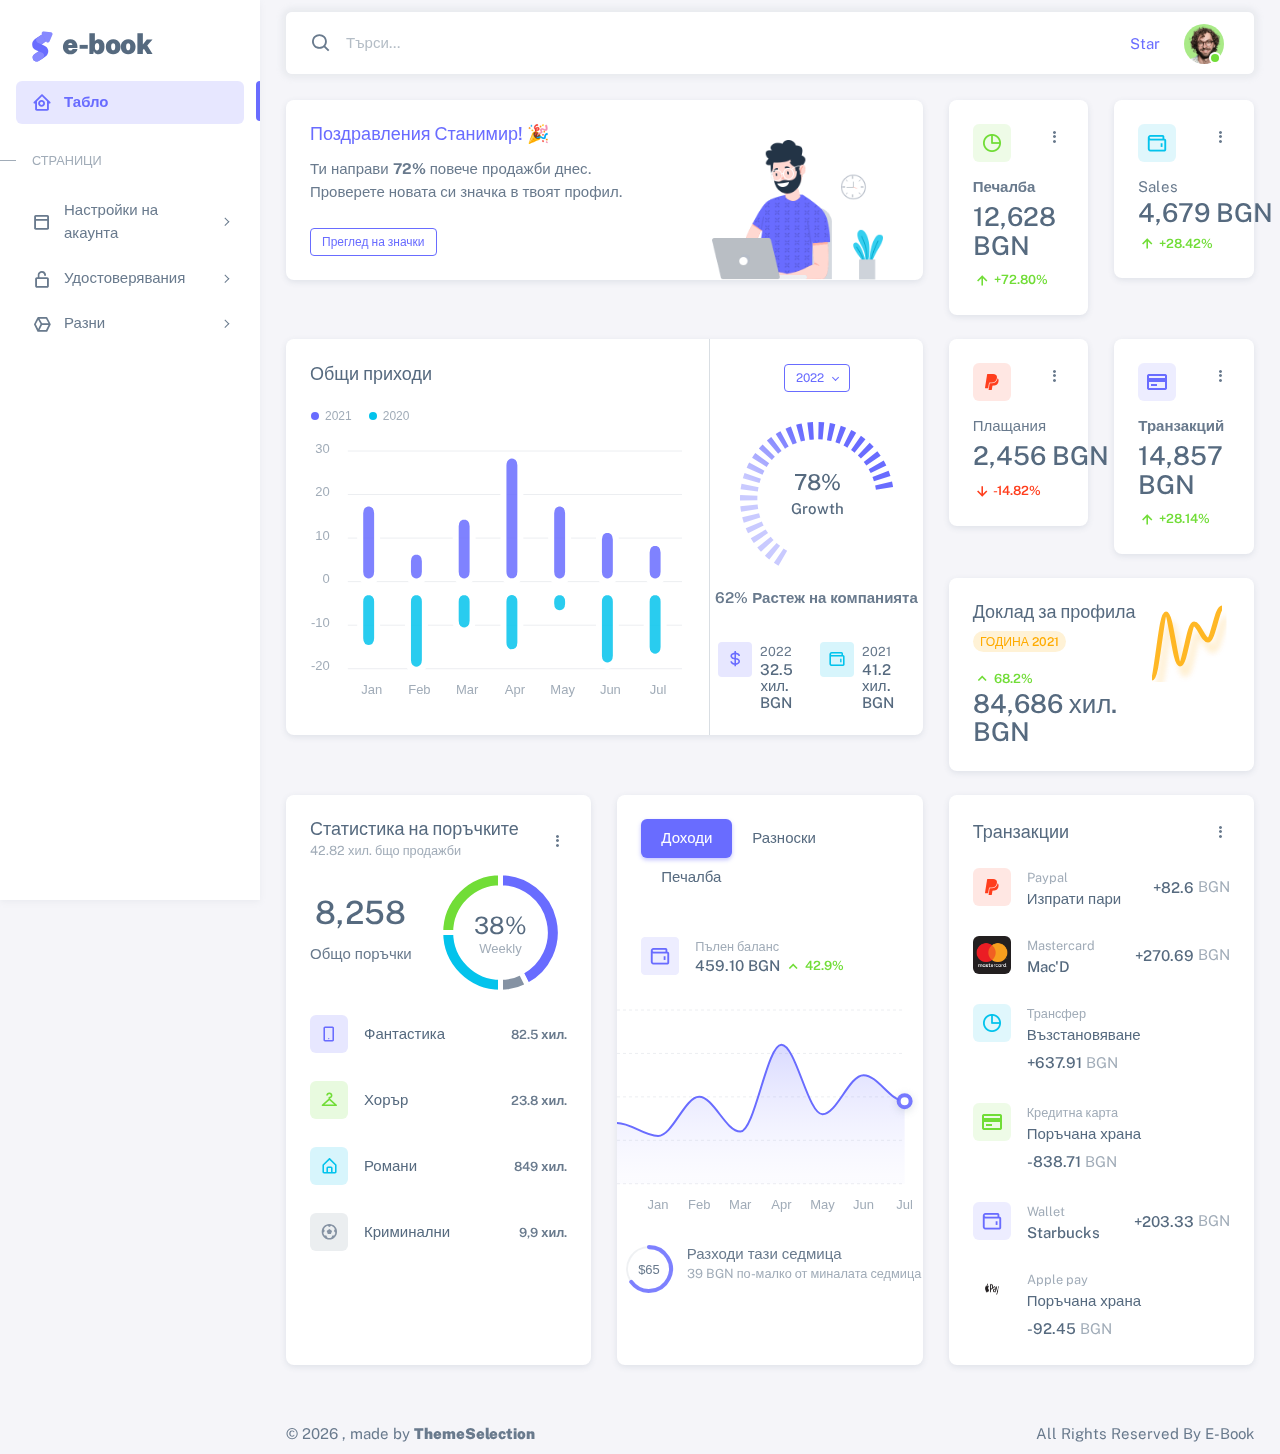
<file: bootstrap/bootstrap/html/admin.html>
<!DOCTYPE html>

<!-- =========================================================
* Sneat - Bootstrap 5 HTML Admin Template - Pro | v1.0.0
==============================================================

* Product Page: https://themeselection.com/products/sneat-bootstrap-html-admin-template/
* Created by: ThemeSelection
* License: You must have a valid license purchased in order to legally use the theme for your project.
* Copyright ThemeSelection (https://themeselection.com)

=========================================================
 -->
<!-- beautify ignore:start -->
<html
  lang="en"
  class="light-style layout-menu-fixed"
  dir="ltr"
  data-theme="theme-default"
  data-assets-path="../assets/"
  data-template="vertical-menu-template-free"
>
  <head>
    <meta charset="utf-8" />
    <meta
      name="viewport"
      content="width=device-width, initial-scale=1.0, user-scalable=no, minimum-scale=1.0, maximum-scale=1.0"
    />

    <title>Табло за управление - Анализ</title>

    <meta name="description" content="" />

    <!-- Favicon -->
    <link rel="icon" type="image/x-icon" href="../assets/img/favicon/favicon.png" />

    <!-- Fonts -->
    <link rel="preconnect" href="https://fonts.googleapis.com" />
    <link rel="preconnect" href="https://fonts.gstatic.com" crossorigin />
    <link
      href="https://fonts.googleapis.com/css2?family=Public+Sans:ital,wght@0,300;0,400;0,500;0,600;0,700;1,300;1,400;1,500;1,600;1,700&display=swap"
      rel="stylesheet"
    />

    <!-- Icons. Uncomment required icon fonts -->
    <link rel="stylesheet" href="../assets/vendor/fonts/boxicons.css" />

    <!-- Core CSS -->
    <link rel="stylesheet" href="../assets/vendor/css/core.css" class="template-customizer-core-css" />
    <link rel="stylesheet" href="../assets/vendor/css/theme-default.css" class="template-customizer-theme-css" />
    <link rel="stylesheet" href="../assets/css/demo.css" />

    <!-- Vendors CSS -->
    <link rel="stylesheet" href="../assets/vendor/libs/perfect-scrollbar/perfect-scrollbar.css" />

    <link rel="stylesheet" href="../assets/vendor/libs/apex-charts/apex-charts.css" />

    <!-- Page CSS -->

    <!-- Helpers -->
    <script src="../assets/vendor/js/helpers.js"></script>

    <!--! Template customizer & Theme config files MUST be included after core stylesheets and helpers.js in the <head> section -->
    <!--? Config:  Mandatory theme config file contain global vars & default theme options, Set your preferred theme option in this file.  -->
    <script src="../assets/js/config.js"></script>
  </head>

  <body>
    <!-- Layout wrapper -->
    <div class="layout-wrapper layout-content-navbar">
      <div class="layout-container">
        <!-- Menu -->

        <aside id="layout-menu" class="layout-menu menu-vertical menu bg-menu-theme">
          <div class="app-brand demo">
            <a href="admin.html" class="app-brand-link">
              <span class="app-brand-logo demo">
                <svg
                  width="25"
                  viewBox="0 0 25 42"
                  version="1.1"
                  xmlns="http://www.w3.org/2000/svg"
                  xmlns:xlink="http://www.w3.org/1999/xlink"
                >
                  <defs>
                    <path
                      d="M13.7918663,0.358365126 L3.39788168,7.44174259 C0.566865006,9.69408886 -0.379795268,12.4788597 0.557900856,15.7960551 C0.68998853,16.2305145 1.09562888,17.7872135 3.12357076,19.2293357 C3.8146334,19.7207684 5.32369333,20.3834223 7.65075054,21.2172976 L7.59773219,21.2525164 L2.63468769,24.5493413 C0.445452254,26.3002124 0.0884951797,28.5083815 1.56381646,31.1738486 C2.83770406,32.8170431 5.20850219,33.2640127 7.09180128,32.5391577 C8.347334,32.0559211 11.4559176,30.0011079 16.4175519,26.3747182 C18.0338572,24.4997857 18.6973423,22.4544883 18.4080071,20.2388261 C17.963753,17.5346866 16.1776345,15.5799961 13.0496516,14.3747546 L10.9194936,13.4715819 L18.6192054,7.984237 L13.7918663,0.358365126 Z"
                      id="path-1"
                    ></path>
                    <path
                      d="M5.47320593,6.00457225 C4.05321814,8.216144 4.36334763,10.0722806 6.40359441,11.5729822 C8.61520715,12.571656 10.0999176,13.2171421 10.8577257,13.5094407 L15.5088241,14.433041 L18.6192054,7.984237 C15.5364148,3.11535317 13.9273018,0.573395879 13.7918663,0.358365126 C13.5790555,0.511491653 10.8061687,2.3935607 5.47320593,6.00457225 Z"
                      id="path-3"
                    ></path>
                    <path
                      d="M7.50063644,21.2294429 L12.3234468,23.3159332 C14.1688022,24.7579751 14.397098,26.4880487 13.008334,28.506154 C11.6195701,30.5242593 10.3099883,31.790241 9.07958868,32.3040991 C5.78142938,33.4346997 4.13234973,34 4.13234973,34 C4.13234973,34 2.75489982,33.0538207 2.37032616e-14,31.1614621 C-0.55822714,27.8186216 -0.55822714,26.0572515 -4.05231404e-15,25.8773518 C0.83734071,25.6075023 2.77988457,22.8248993 3.3049379,22.52991 C3.65497346,22.3332504 5.05353963,21.8997614 7.50063644,21.2294429 Z"
                      id="path-4"
                    ></path>
                    <path
                      d="M20.6,7.13333333 L25.6,13.8 C26.2627417,14.6836556 26.0836556,15.9372583 25.2,16.6 C24.8538077,16.8596443 24.4327404,17 24,17 L14,17 C12.8954305,17 12,16.1045695 12,15 C12,14.5672596 12.1403557,14.1461923 12.4,13.8 L17.4,7.13333333 C18.0627417,6.24967773 19.3163444,6.07059163 20.2,6.73333333 C20.3516113,6.84704183 20.4862915,6.981722 20.6,7.13333333 Z"
                      id="path-5"
                    ></path>
                  </defs>
                  <g id="g-app-brand" stroke="none" stroke-width="1" fill="none" fill-rule="evenodd">
                    <g id="Brand-Logo" transform="translate(-27.000000, -15.000000)">
                      <g id="Icon" transform="translate(27.000000, 15.000000)">
                        <g id="Mask" transform="translate(0.000000, 8.000000)">
                          <mask id="mask-2" fill="white">
                            <use xlink:href="#path-1"></use>
                          </mask>
                          <use fill="#696cff" xlink:href="#path-1"></use>
                          <g id="Path-3" mask="url(#mask-2)">
                            <use fill="#696cff" xlink:href="#path-3"></use>
                            <use fill-opacity="0.2" fill="#FFFFFF" xlink:href="#path-3"></use>
                          </g>
                          <g id="Path-4" mask="url(#mask-2)">
                            <use fill="#696cff" xlink:href="#path-4"></use>
                            <use fill-opacity="0.2" fill="#FFFFFF" xlink:href="#path-4"></use>
                          </g>
                        </g>
                        <g
                          id="Triangle"
                          transform="translate(19.000000, 11.000000) rotate(-300.000000) translate(-19.000000, -11.000000) "
                        >
                          <use fill="#696cff" xlink:href="#path-5"></use>
                          <use fill-opacity="0.2" fill="#FFFFFF" xlink:href="#path-5"></use>
                        </g>
                      </g>
                    </g>
                  </g>
                </svg>
              </span>
              <span class="app-brand-text demo menu-text fw-bolder ms-2">E-book</span>
            </a>

            <a href="javascript:void(0);" class="layout-menu-toggle menu-link text-large ms-auto d-block d-xl-none">
              <i class="bx bx-chevron-left bx-sm align-middle"></i>
            </a>
          </div>

          <div class="menu-inner-shadow"></div>

          <ul class="menu-inner py-1">
            <!-- Dashboard -->
            <li class="menu-item active">
              <a href="admin.html" class="menu-link">
                <i class="menu-icon tf-icons bx bx-home-circle"></i>
                <div data-i18n="Analytics">Табло</div>
              </a>
            </li>

            <!-- Layouts -->
            

            <li class="menu-header small text-uppercase">
              <span class="menu-header-text">Страници</span>
            </li>
            <li class="menu-item">
              <a href="javascript:void(0);" class="menu-link menu-toggle">
                <i class="menu-icon tf-icons bx bx-dock-top"></i>
                <div data-i18n="Account Settings">Настройки на акаунта</div>
              </a>
              <ul class="menu-sub">
                <li class="menu-item">
                  <a href="pages-account-settings-account.html" class="menu-link">
                    <div data-i18n="Account">Акаунт</div>
                  </a>
                </li>
                <li class="menu-item">
                  <a href="pages-account-settings-notifications.html" class="menu-link">
                    <div data-i18n="Notifications">Съобщения</div>
                  </a>
                </li>
                <li class="menu-item">
                  <a href="pages-account-settings-connections.html" class="menu-link">
                    <div data-i18n="Connections">Връзки</div>
                  </a>
                </li>
              </ul>
            </li>
            <li class="menu-item">
              <a href="javascript:void(0);" class="menu-link menu-toggle">
                <i class="menu-icon tf-icons bx bx-lock-open-alt"></i>
                <div data-i18n="Authentications">Удостоверявания</div>
              </a>
              <ul class="menu-sub">
                <li class="menu-item">
                  <a href="auth-login-basic.html" class="menu-link" target="_blank">
                    <div data-i18n="Basic">Вход</div>
                  </a>
                </li>
                <li class="menu-item">
                  <a href="auth-register-basic.html" class="menu-link" target="_blank">
                    <div data-i18n="Basic">Регистрация</div>
                  </a>
                </li>
                <li class="menu-item">
                  <a href="auth-forgot-password-basic.html" class="menu-link" target="_blank">
                    <div data-i18n="Basic">Забравена парола</div>
                  </a>
                </li>
              </ul>
            </li>
            <li class="menu-item">
              <a href="javascript:void(0);" class="menu-link menu-toggle">
                <i class="menu-icon tf-icons bx bx-cube-alt"></i>
                <div data-i18n="Misc">Разни</div>
              </a>
              <ul class="menu-sub">
                <li class="menu-item">
                  <a href="pages-misc-error.html" class="menu-link">
                    <div data-i18n="Error">Грешка</div>
                  </a>
                </li>
                <li class="menu-item">
                  <a href="pages-misc-under-maintenance.html" class="menu-link">
                    <div data-i18n="Under Maintenance">Under Maintenance</div>
                  </a>
                </li>
              </ul>
            </li>
            <!-- Components -->
            

            <!-- Extended components -->
            <li class="menu-item">
              <ul class="menu-sub">
                <li class="menu-item">
                  <a href="extended-ui-perfect-scrollbar.html" class="menu-link">
                    <div data-i18n="Perfect Scrollbar">Perfect scrollbar</div>
                  </a>
                </li>
                <li class="menu-item">
                  <a href="extended-ui-text-divider.html" class="menu-link">
                    <div data-i18n="Text Divider">Text Divider</div>
                  </a>
                </li>
              </ul>
            </li>
            
        </aside>
        <!-- / Menu -->

        <!-- Layout container -->
        <div class="layout-page">
          <!-- Navbar -->

          <nav
            class="layout-navbar container-xxl navbar navbar-expand-xl navbar-detached align-items-center bg-navbar-theme"
            id="layout-navbar"
          >
            <div class="layout-menu-toggle navbar-nav align-items-xl-center me-3 me-xl-0 d-xl-none">
              <a class="nav-item nav-link px-0 me-xl-4" href="javascript:void(0)">
                <i class="bx bx-menu bx-sm"></i>
              </a>
            </div>

            <div class="navbar-nav-right d-flex align-items-center" id="navbar-collapse">
              <!-- Search -->
              <div class="navbar-nav align-items-center">
                <div class="nav-item d-flex align-items-center">
                  <i class="bx bx-search fs-4 lh-0"></i>
                  <input
                    type="text"
                    class="form-control border-0 shadow-none"
                    placeholder="Търси..."
                    aria-label="Search..."
                  />
                </div>
              </div>
              <!-- /Search -->

              <ul class="navbar-nav flex-row align-items-center ms-auto">
                <!-- Place this tag where you want the button to render. -->
                <li class="nav-item lh-1 me-3">
                  <a
                    class="github-button"
                    href="https://github.com/StanimirNaydenov/E-Book"
                    data-icon="octicon-star"
                    data-size="large"
                    data-show-count="true"
                    aria-label="Star themeselection/sneat-html-admin-template-free on GitHub"
                    >Star</a
                  >
                </li>

                <!-- User -->
                <li class="nav-item navbar-dropdown dropdown-user dropdown">
                  <a class="nav-link dropdown-toggle hide-arrow" href="javascript:void(0);" data-bs-toggle="dropdown">
                    <div class="avatar avatar-online">
                      <img src="../assets/img/avatars/5.png" alt class="w-px-40 h-auto rounded-circle" />
                    </div>
                  </a>
                  <ul class="dropdown-menu dropdown-menu-end">
                    <li>
                      <a class="dropdown-item" href="#">
                        <div class="d-flex">
                          <div class="flex-shrink-0 me-3">
                            <div class="avatar avatar-online">
                              <img src="../assets/img/avatars/5.png" alt class="w-px-40 h-auto rounded-circle" />
                            </div>
                          </div>
                          <div class="flex-grow-1">
                            <span class="fw-semibold d-block">Станимир Найденов</span>
                            <small class="text-muted">Администратор</small>
                          </div>
                        </div>
                      </a>
                    </li>
                    <li>
                      <div class="dropdown-divider"></div>
                    </li>
                    <li>
                      <a class="dropdown-item" href="#">
                        <i class="bx bx-user me-2"></i>
                        <span class="align-middle">Моя профил</span>
                      </a>
                    </li>
                    <li>
                      <a class="dropdown-item" href="#">
                        <i class="bx bx-cog me-2"></i>
                        <span class="align-middle">Настройки</span>
                      </a>
                    </li>
                    <li>
                      <a class="dropdown-item" href="#">
                        <span class="d-flex align-items-center align-middle">
                          <i class="flex-shrink-0 bx bx-credit-card me-2"></i>
                          <span class="flex-grow-1 align-middle">Таксуване</span>
                          <span class="flex-shrink-0 badge badge-center rounded-pill bg-danger w-px-20 h-px-20">4</span>
                        </span>
                      </a>
                    </li>
                    <li>
                      <div class="dropdown-divider"></div>
                    </li>
                    <li>
                      <a class="dropdown-item" href="auth-login-basic.html">
                        <i class="bx bx-power-off me-2"></i>
                        <span class="align-middle">Изход</span>
                      </a>
                    </li>
                  </ul>
                </li>
                <!--/ User -->
              </ul>
            </div>
          </nav>

          <!-- / Navbar -->

          <!-- Content wrapper -->
          <div class="content-wrapper">
            <!-- Content -->

            <div class="container-xxl flex-grow-1 container-p-y">
              <div class="row">
                <div class="col-lg-8 mb-4 order-0">
                  <div class="card">
                    <div class="d-flex align-items-end row">
                      <div class="col-sm-7">
                        <div class="card-body">
                          <h5 class="card-title text-primary">Поздравления Станимир! 🎉</h5>
                          <p class="mb-4">
                            Ти направи <span class="fw-bold">72%</span> повече продажби днес. Проверете новата си значка в
                            твоят профил.
                          </p>

                          <a href="javascript:;" class="btn btn-sm btn-outline-primary">Преглед на значки</a>
                        </div>
                      </div>
                      <div class="col-sm-5 text-center text-sm-left">
                        <div class="card-body pb-0 px-0 px-md-4">
                          <img
                            src="../assets/img/illustrations/man-with-laptop-light.png"
                            height="140"
                            alt="View Badge User"
                            data-app-dark-img="illustrations/man-with-laptop-dark.png"
                            data-app-light-img="illustrations/man-with-laptop-light.png"
                          />
                        </div>
                      </div>
                    </div>
                  </div>
                </div>
                <div class="col-lg-4 col-md-4 order-1">
                  <div class="row">
                    <div class="col-lg-6 col-md-12 col-6 mb-4">
                      <div class="card">
                        <div class="card-body">
                          <div class="card-title d-flex align-items-start justify-content-between">
                            <div class="avatar flex-shrink-0">
                              <img
                                src="../assets/img/icons/unicons/chart-success.png"
                                alt="chart success"
                                class="rounded"
                              />
                            </div>
                            <div class="dropdown">
                              <button
                                class="btn p-0"
                                type="button"
                                id="cardOpt3"
                                data-bs-toggle="dropdown"
                                aria-haspopup="true"
                                aria-expanded="false"
                              >
                                <i class="bx bx-dots-vertical-rounded"></i>
                              </button>
                              <div class="dropdown-menu dropdown-menu-end" aria-labelledby="cardOpt3">
                                <a class="dropdown-item" href="javascript:void(0);">Виж повече</a>
                                <a class="dropdown-item" href="javascript:void(0);">Изтрий</a>
                              </div>
                            </div>
                          </div>
                          <span class="fw-semibold d-block mb-1">Печалба</span>
                          <h3 class="card-title mb-2">12,628 BGN</h3>
                          <small class="text-success fw-semibold"><i class="bx bx-up-arrow-alt"></i> +72.80%</small>
                        </div>
                      </div>
                    </div>
                    <div class="col-lg-6 col-md-12 col-6 mb-4">
                      <div class="card">
                        <div class="card-body">
                          <div class="card-title d-flex align-items-start justify-content-between">
                            <div class="avatar flex-shrink-0">
                              <img
                                src="../assets/img/icons/unicons/wallet-info.png"
                                alt="Credit Card"
                                class="rounded"
                              />
                            </div>
                            <div class="dropdown">
                              <button
                                class="btn p-0"
                                type="button"
                                id="cardOpt6"
                                data-bs-toggle="dropdown"
                                aria-haspopup="true"
                                aria-expanded="false"
                              >
                                <i class="bx bx-dots-vertical-rounded"></i>
                              </button>
                              <div class="dropdown-menu dropdown-menu-end" aria-labelledby="cardOpt6">
                                <a class="dropdown-item" href="javascript:void(0);">Виж повече</a>
                                <a class="dropdown-item" href="javascript:void(0);">Изтрий</a>
                              </div>
                            </div>
                          </div>
                          <span>Sales</span>
                          <h3 class="card-title text-nowrap mb-1">4,679 BGN</h3>
                          <small class="text-success fw-semibold"><i class="bx bx-up-arrow-alt"></i> +28.42%</small>
                        </div>
                      </div>
                    </div>
                  </div>
                </div>
                <!-- Total Revenue -->
                <div class="col-12 col-lg-8 order-2 order-md-3 order-lg-2 mb-4">
                  <div class="card">
                    <div class="row row-bordered g-0">
                      <div class="col-md-8">
                        <h5 class="card-header m-0 me-2 pb-3">Общи приходи</h5>
                        <div id="totalRevenueChart" class="px-2"></div>
                      </div>
                      <div class="col-md-4">
                        <div class="card-body">
                          <div class="text-center">
                            <div class="dropdown">
                              <button
                                class="btn btn-sm btn-outline-primary dropdown-toggle"
                                type="button"
                                id="growthReportId"
                                data-bs-toggle="dropdown"
                                aria-haspopup="true"
                                aria-expanded="false"
                              >
                                2022
                              </button>
                              <div class="dropdown-menu dropdown-menu-end" aria-labelledby="growthReportId">
                                <a class="dropdown-item" href="javascript:void(0);">2021</a>
                                <a class="dropdown-item" href="javascript:void(0);">2020</a>
                                <a class="dropdown-item" href="javascript:void(0);">2019</a>
                              </div>
                            </div>
                          </div>
                        </div>
                        <div id="growthChart"></div>
                        <div class="text-center fw-semibold pt-3 mb-2">62% Растеж на компанията</div>

                        <div class="d-flex px-xxl-4 px-lg-2 p-4 gap-xxl-3 gap-lg-1 gap-3 justify-content-between">
                          <div class="d-flex">
                            <div class="me-2">
                              <span class="badge bg-label-primary p-2"><i class="bx bx-dollar text-primary"></i></span>
                            </div>
                            <div class="d-flex flex-column">
                              <small>2022</small>
                              <h6 class="mb-0">32.5 хил. BGN</h6>
                            </div>
                          </div>
                          <div class="d-flex">
                            <div class="me-2">
                              <span class="badge bg-label-info p-2"><i class="bx bx-wallet text-info"></i></span>
                            </div>
                            <div class="d-flex flex-column">
                              <small>2021</small>
                              <h6 class="mb-0">41.2 хил. BGN</h6>
                            </div>
                          </div>
                        </div>
                      </div>
                    </div>
                  </div>
                </div>
                <!--/ Total Revenue -->
                <div class="col-12 col-md-8 col-lg-4 order-3 order-md-2">
                  <div class="row">
                    <div class="col-6 mb-4">
                      <div class="card">
                        <div class="card-body">
                          <div class="card-title d-flex align-items-start justify-content-between">
                            <div class="avatar flex-shrink-0">
                              <img src="../assets/img/icons/unicons/paypal.png" alt="Credit Card" class="rounded" />
                            </div>
                            <div class="dropdown">
                              <button
                                class="btn p-0"
                                type="button"
                                id="cardOpt4"
                                data-bs-toggle="dropdown"
                                aria-haspopup="true"
                                aria-expanded="false"
                              >
                                <i class="bx bx-dots-vertical-rounded"></i>
                              </button>
                              <div class="dropdown-menu dropdown-menu-end" aria-labelledby="cardOpt4">
                                <a class="dropdown-item" href="javascript:void(0);">Виж повече</a>
                                <a class="dropdown-item" href="javascript:void(0);">Изтрий</a>
                              </div>
                            </div>
                          </div>
                          <span class="d-block mb-1">Плащания</span>
                          <h3 class="card-title text-nowrap mb-2">2,456 BGN</h3>
                          <small class="text-danger fw-semibold"><i class="bx bx-down-arrow-alt"></i> -14.82%</small>
                        </div>
                      </div>
                    </div>
                    <div class="col-6 mb-4">
                      <div class="card">
                        <div class="card-body">
                          <div class="card-title d-flex align-items-start justify-content-between">
                            <div class="avatar flex-shrink-0">
                              <img src="../assets/img/icons/unicons/cc-primary.png" alt="Credit Card" class="rounded" />
                            </div>
                            <div class="dropdown">
                              <button
                                class="btn p-0"
                                type="button"
                                id="cardOpt1"
                                data-bs-toggle="dropdown"
                                aria-haspopup="true"
                                aria-expanded="false"
                              >
                                <i class="bx bx-dots-vertical-rounded"></i>
                              </button>
                              <div class="dropdown-menu" aria-labelledby="cardOpt1">
                                <a class="dropdown-item" href="javascript:void(0);">Виж повече</a>
                                <a class="dropdown-item" href="javascript:void(0);">Изтрий</a>
                              </div>
                            </div>
                          </div>
                          <span class="fw-semibold d-block mb-1">Транзакций</span>
                          <h3 class="card-title mb-2">14,857 BGN</h3>
                          <small class="text-success fw-semibold"><i class="bx bx-up-arrow-alt"></i> +28.14%</small>
                        </div>
                      </div>
                    </div>
                    <!-- </div>
    <div class="row"> -->
                    <div class="col-12 mb-4">
                      <div class="card">
                        <div class="card-body">
                          <div class="d-flex justify-content-between flex-sm-row flex-column gap-3">
                            <div class="d-flex flex-sm-column flex-row align-items-start justify-content-between">
                              <div class="card-title">
                                <h5 class="text-nowrap mb-2">Доклад за профила</h5>
                                <span class="badge bg-label-warning rounded-pill">Година 2021</span>
                              </div>
                              <div class="mt-sm-auto">
                                <small class="text-success text-nowrap fw-semibold"
                                  ><i class="bx bx-chevron-up"></i> 68.2%</small
                                >
                                <h3 class="mb-0">84,686 хил. BGN</h3>
                              </div>
                            </div>
                            <div id="profileReportChart"></div>
                          </div>
                        </div>
                      </div>
                    </div>
                  </div>
                </div>
              </div>
              <div class="row">
                <!-- Order Statistics -->
                <div class="col-md-6 col-lg-4 col-xl-4 order-0 mb-4">
                  <div class="card h-100">
                    <div class="card-header d-flex align-items-center justify-content-between pb-0">
                      <div class="card-title mb-0">
                        <h5 class="m-0 me-2">Статистика на поръчките</h5>
                        <small class="text-muted">42.82 хил. бщо продажби</small>
                      </div>
                      <div class="dropdown">
                        <button
                          class="btn p-0"
                          type="button"
                          id="orederStatistics"
                          data-bs-toggle="dropdown"
                          aria-haspopup="true"
                          aria-expanded="false"
                        >
                          <i class="bx bx-dots-vertical-rounded"></i>
                        </button>
                        <div class="dropdown-menu dropdown-menu-end" aria-labelledby="orederStatistics">
                          <a class="dropdown-item" href="javascript:void(0);">Избери всички</a>
                          <a class="dropdown-item" href="javascript:void(0);">Обнови</a>
                          <a class="dropdown-item" href="javascript:void(0);">Сподели</a>
                        </div>
                      </div>
                    </div>
                    <div class="card-body">
                      <div class="d-flex justify-content-between align-items-center mb-3">
                        <div class="d-flex flex-column align-items-center gap-1">
                          <h2 class="mb-2">8,258</h2>
                          <span>Общо поръчки</span>
                        </div>
                        <div id="orderStatisticsChart"></div>
                      </div>
                      <ul class="p-0 m-0">
                        <li class="d-flex mb-4 pb-1">
                          <div class="avatar flex-shrink-0 me-3">
                            <span class="avatar-initial rounded bg-label-primary"
                              ><i class="bx bx-mobile-alt"></i
                            ></span>
                          </div>
                          <div class="d-flex w-100 flex-wrap align-items-center justify-content-between gap-2">
                            <div class="me-2">
                              <h6 class="mb-0">Фантастика</h6>
                            </div>
                            <div class="user-progress">
                              <small class="fw-semibold">82.5 хил.</small>
                            </div>
                          </div>
                        </li>
                        <li class="d-flex mb-4 pb-1">
                          <div class="avatar flex-shrink-0 me-3">
                            <span class="avatar-initial rounded bg-label-success"><i class="bx bx-closet"></i></span>
                          </div>
                          <div class="d-flex w-100 flex-wrap align-items-center justify-content-between gap-2">
                            <div class="me-2">
                              <h6 class="mb-0">Хорър</h6>
                            </div>
                            <div class="user-progress">
                              <small class="fw-semibold">23.8 хил.</small>
                            </div>
                          </div>
                        </li>
                        <li class="d-flex mb-4 pb-1">
                          <div class="avatar flex-shrink-0 me-3">
                            <span class="avatar-initial rounded bg-label-info"><i class="bx bx-home-alt"></i></span>
                          </div>
                          <div class="d-flex w-100 flex-wrap align-items-center justify-content-between gap-2">
                            <div class="me-2">
                              <h6 class="mb-0">Романи</h6>
                            </div>
                            <div class="user-progress">
                              <small class="fw-semibold">849 хил.</small>
                            </div>
                          </div>
                        </li>
                        <li class="d-flex">
                          <div class="avatar flex-shrink-0 me-3">
                            <span class="avatar-initial rounded bg-label-secondary"
                              ><i class="bx bx-football"></i
                            ></span>
                          </div>
                          <div class="d-flex w-100 flex-wrap align-items-center justify-content-between gap-2">
                            <div class="me-2">
                              <h6 class="mb-0">Криминални</h6>
                            </div>
                            <div class="user-progress">
                              <small class="fw-semibold">9,9 хил.</small>
                            </div>
                          </div>
                        </li>
                      </ul>
                    </div>
                  </div>
                </div>
                <!--/ Order Statistics -->

                <!-- Expense Overview -->
                <div class="col-md-6 col-lg-4 order-1 mb-4">
                  <div class="card h-100">
                    <div class="card-header">
                      <ul class="nav nav-pills" role="tablist">
                        <li class="nav-item">
                          <button
                            type="button"
                            class="nav-link active"
                            role="tab"
                            data-bs-toggle="tab"
                            data-bs-target="#navs-tabs-line-card-income"
                            aria-controls="navs-tabs-line-card-income"
                            aria-selected="true"
                          >
                          Доходи
                          </button>
                        </li>
                        <li class="nav-item">
                          <button type="button" class="nav-link" role="tab">Разноски</button>
                        </li>
                        <li class="nav-item">
                          <button type="button" class="nav-link" role="tab">Печалба</button>
                        </li>
                      </ul>
                    </div>
                    <div class="card-body px-0">
                      <div class="tab-content p-0">
                        <div class="tab-pane fade show active" id="navs-tabs-line-card-income" role="tabpanel">
                          <div class="d-flex p-4 pt-3">
                            <div class="avatar flex-shrink-0 me-3">
                              <img src="../assets/img/icons/unicons/wallet.png" alt="User" />
                            </div>
                            <div>
                              <small class="text-muted d-block">Пълен баланс</small>
                              <div class="d-flex align-items-center">
                                <h6 class="mb-0 me-1">459.10 BGN</h6>
                                <small class="text-success fw-semibold">
                                  <i class="bx bx-chevron-up"></i>
                                  42.9%
                                </small>
                              </div>
                            </div>
                          </div>
                          <div id="incomeChart"></div>
                          <div class="d-flex justify-content-center pt-4 gap-2">
                            <div class="flex-shrink-0">
                              <div id="expensesOfWeek"></div>
                            </div>
                            <div>
                              <p class="mb-n1 mt-1">Разходи тази седмица</p>
                              <small class="text-muted">39 BGN по-малко от миналата седмица</small>
                            </div>
                          </div>
                        </div>
                      </div>
                    </div>
                  </div>
                </div>
                <!--/ Expense Overview -->

                <!-- Transactions -->
                <div class="col-md-6 col-lg-4 order-2 mb-4">
                  <div class="card h-100">
                    <div class="card-header d-flex align-items-center justify-content-between">
                      <h5 class="card-title m-0 me-2">Транзакции</h5>
                      <div class="dropdown">
                        <button
                          class="btn p-0"
                          type="button"
                          id="transactionID"
                          data-bs-toggle="dropdown"
                          aria-haspopup="true"
                          aria-expanded="false"
                        >
                          <i class="bx bx-dots-vertical-rounded"></i>
                        </button>
                        <div class="dropdown-menu dropdown-menu-end" aria-labelledby="transactionID">
                          <a class="dropdown-item" href="javascript:void(0);">Последните 28 дни</a>
                          <a class="dropdown-item" href="javascript:void(0);">Миналия месец</a>
                          <a class="dropdown-item" href="javascript:void(0);">Миналата година</a>
                        </div>
                      </div>
                    </div>
                    <div class="card-body">
                      <ul class="p-0 m-0">
                        <li class="d-flex mb-4 pb-1">
                          <div class="avatar flex-shrink-0 me-3">
                            <img src="../assets/img/icons/unicons/paypal.png" alt="User" class="rounded" />
                          </div>
                          <div class="d-flex w-100 flex-wrap align-items-center justify-content-between gap-2">
                            <div class="me-2">
                              <small class="text-muted d-block mb-1">Paypal</small>
                              <h6 class="mb-0">Изпрати пари</h6>
                            </div>
                            <div class="user-progress d-flex align-items-center gap-1">
                              <h6 class="mb-0">+82.6</h6>
                              <span class="text-muted">BGN</span>
                            </div>
                          </div>
                        </li>
                        <li class="d-flex mb-4 pb-1">
                          <div class="avatar flex-shrink-0 me-3">
                            <img src="../assets/img/icons/unicons/unnamed.png" alt="User" class="rounded" />
                          </div>
                          <div class="d-flex w-100 flex-wrap align-items-center justify-content-between gap-2">
                            <div class="me-2">
                              <small class="text-muted d-block mb-1">Mastercard</small>
                              <h6 class="mb-0">Mac'D</h6>
                            </div>
                            <div class="user-progress d-flex align-items-center gap-1">
                              <h6 class="mb-0">+270.69</h6>
                              <span class="text-muted">BGN</span>
                            </div>
                          </div>
                        </li>
                        <li class="d-flex mb-4 pb-1">
                          <div class="avatar flex-shrink-0 me-3">
                            <img src="../assets/img/icons/unicons/chart.png" alt="User" class="rounded" />
                          </div>
                          <div class="d-flex w-100 flex-wrap align-items-center justify-content-between gap-2">
                            <div class="me-2">
                              <small class="text-muted d-block mb-1">Трансфер</small>
                              <h6 class="mb-0">Възстановяване</h6>
                            </div>
                            <div class="user-progress d-flex align-items-center gap-1">
                              <h6 class="mb-0">+637.91</h6>
                              <span class="text-muted">BGN</span>
                            </div>
                          </div>
                        </li>
                        <li class="d-flex mb-4 pb-1">
                          <div class="avatar flex-shrink-0 me-3">
                            <img src="../assets/img/icons/unicons/cc-success.png" alt="User" class="rounded" />
                          </div>
                          <div class="d-flex w-100 flex-wrap align-items-center justify-content-between gap-2">
                            <div class="me-2">
                              <small class="text-muted d-block mb-1">Кредитна карта</small>
                              <h6 class="mb-0">Поръчана храна</h6>
                            </div>
                            <div class="user-progress d-flex align-items-center gap-1">
                              <h6 class="mb-0">-838.71</h6>
                              <span class="text-muted">BGN</span>
                            </div>
                          </div>
                        </li>
                        <li class="d-flex mb-4 pb-1">
                          <div class="avatar flex-shrink-0 me-3">
                            <img src="../assets/img/icons/unicons/wallet.png" alt="User" class="rounded" />
                          </div>
                          <div class="d-flex w-100 flex-wrap align-items-center justify-content-between gap-2">
                            <div class="me-2">
                              <small class="text-muted d-block mb-1">Wallet</small>
                              <h6 class="mb-0">Starbucks</h6>
                            </div>
                            <div class="user-progress d-flex align-items-center gap-1">
                              <h6 class="mb-0">+203.33</h6>
                              <span class="text-muted">BGN</span>
                            </div>
                          </div>
                        </li>
                        <li class="d-flex">
                          <div class="avatar flex-shrink-0 me-3">
                            <img src="../assets/img/icons/unicons/apple-pay.png" alt="User" class="rounded" />
                          </div>
                          <div class="d-flex w-100 flex-wrap align-items-center justify-content-between gap-2">
                            <div class="me-2">
                              <small class="text-muted d-block mb-1">Apple pay</small>
                              <h6 class="mb-0">Поръчана храна</h6>
                            </div>
                            <div class="user-progress d-flex align-items-center gap-1">
                              <h6 class="mb-0">-92.45</h6>
                              <span class="text-muted">BGN</span>
                            </div>
                          </div>
                        </li>
                      </ul>
                    </div>
                  </div>
                </div>
                <!--/ Transactions -->
              </div>
            </div>
            <!-- / Content -->

            <!-- Footer -->
            <footer class="content-footer footer bg-footer-theme">
              <div class="container-xxl d-flex flex-wrap justify-content-between py-2 flex-md-row flex-column">
                <div class="mb-2 mb-md-0">
                  ©
                  <script>
                    document.write(new Date().getFullYear());
                  </script>
                  , made by
                  <a href="https://themeselection.com" target="_blank" class="footer-link fw-bolder">ThemeSelection</a>
                </div>
                <div>
                  <a
            
                    >All Rights Reserved By E-Book</a
                  >
                </div>
              </div>
            </footer>
            <!-- / Footer -->

            <div class="content-backdrop fade"></div>
          </div>
          <!-- Content wrapper -->
        </div>
        <!-- / Layout page -->
      </div>

      <!-- Overlay -->
      <div class="layout-overlay layout-menu-toggle"></div>
    </div>
    <!-- / Layout wrapper -->

   

    <!-- Core JS -->
    <!-- build:js assets/vendor/js/core.js -->
    <script src="../assets/vendor/libs/jquery/jquery.js"></script>
    <script src="../assets/vendor/libs/popper/popper.js"></script>
    <script src="../assets/vendor/js/bootstrap.js"></script>
    <script src="../assets/vendor/libs/perfect-scrollbar/perfect-scrollbar.js"></script>

    <script src="../assets/vendor/js/menu.js"></script>
    <!-- endbuild -->

    <!-- Vendors JS -->
    <script src="../assets/vendor/libs/apex-charts/apexcharts.js"></script>

    <!-- Main JS -->
    <script src="../assets/js/main.js"></script>

    <!-- Page JS -->
    <script src="../assets/js/dashboards-analytics.js"></script>

    <!-- Place this tag in your head or just before your close body tag. -->
    <script async defer src="https://buttons.github.io/buttons.js"></script>
  </body>
</html>
</file>
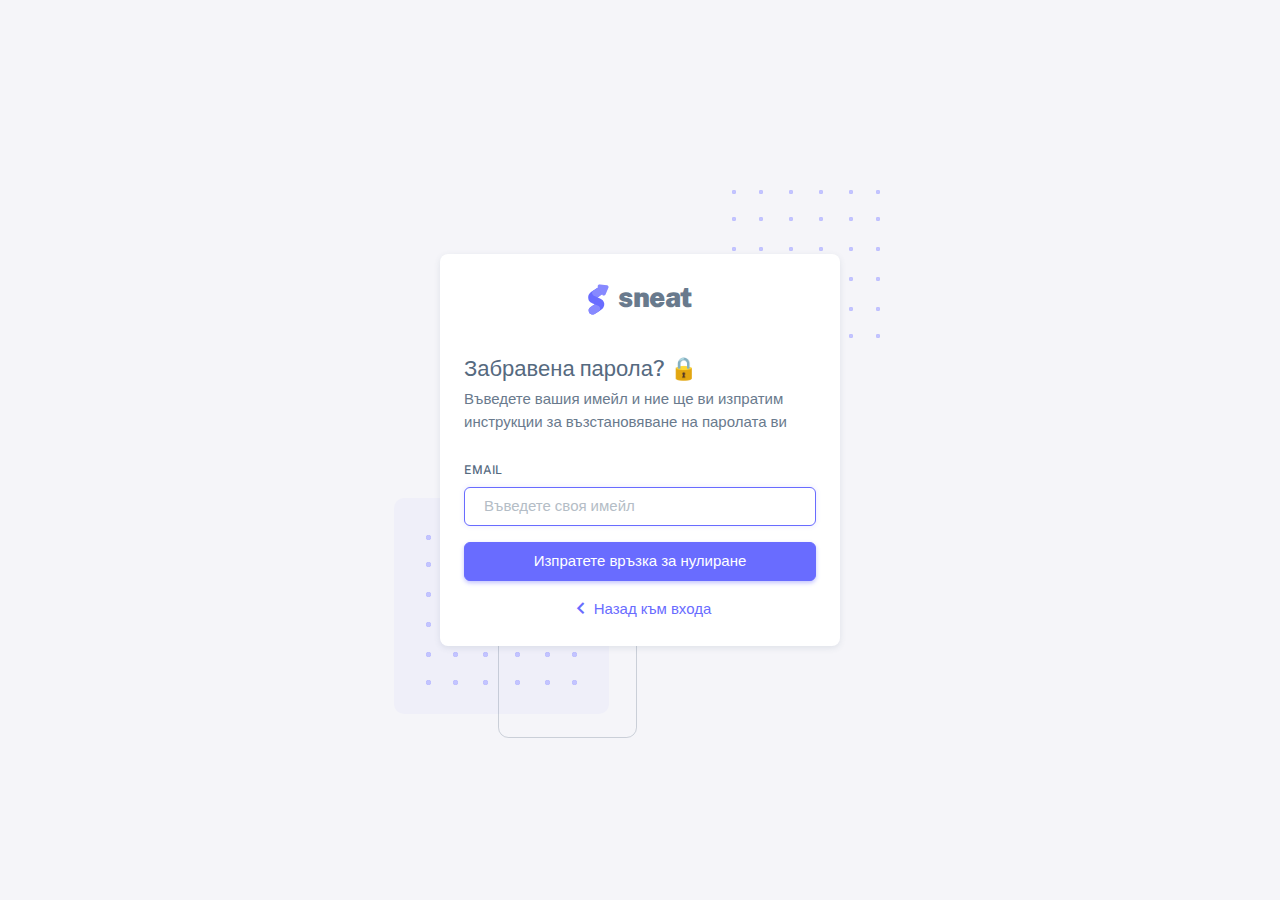
<file: bootstrap/bootstrap/html/auth-forgot-password-basic.html>
<!DOCTYPE html>

<!-- =========================================================
* Sneat - Bootstrap 5 HTML Admin Template - Pro | v1.0.0
==============================================================

* Product Page: https://themeselection.com/products/sneat-bootstrap-html-admin-template/
* Created by: ThemeSelection
* License: You must have a valid license purchased in order to legally use the theme for your project.
* Copyright ThemeSelection (https://themeselection.com)

=========================================================
 -->
<!-- beautify ignore:start -->
<html
  lang="en"
  class="light-style customizer-hide"
  dir="ltr"
  data-theme="theme-default"
  data-assets-path="../assets/"
  data-template="vertical-menu-template-free"
>
  <head>
    <meta charset="utf-8" />
    <meta
      name="viewport"
      content="width=device-width, initial-scale=1.0, user-scalable=no, minimum-scale=1.0, maximum-scale=1.0"
    />

    <title>Забравена парола - Страници</title>

    <meta name="description" content="" />

    <!-- Favicon -->
    <link rel="icon" type="image/x-icon" href="../assets/img/favicon/favicon.png" />

    <!-- Fonts -->
    <link rel="preconnect" href="https://fonts.googleapis.com" />
    <link rel="preconnect" href="https://fonts.gstatic.com" crossorigin />
    <link
      href="https://fonts.googleapis.com/css2?family=Public+Sans:ital,wght@0,300;0,400;0,500;0,600;0,700;1,300;1,400;1,500;1,600;1,700&display=swap"
      rel="stylesheet"
    />

    <!-- Icons. Uncomment required icon fonts -->
    <link rel="stylesheet" href="../assets/vendor/fonts/boxicons.css" />

    <!-- Core CSS -->
    <link rel="stylesheet" href="../assets/vendor/css/core.css" class="template-customizer-core-css" />
    <link rel="stylesheet" href="../assets/vendor/css/theme-default.css" class="template-customizer-theme-css" />
    <link rel="stylesheet" href="../assets/css/demo.css" />

    <!-- Vendors CSS -->
    <link rel="stylesheet" href="../assets/vendor/libs/perfect-scrollbar/perfect-scrollbar.css" />

    <!-- Page CSS -->
    <!-- Page -->
    <link rel="stylesheet" href="../assets/vendor/css/pages/page-auth.css" />
    <!-- Helpers -->
    <script src="../assets/vendor/js/helpers.js"></script>

    <!--! Template customizer & Theme config files MUST be included after core stylesheets and helpers.js in the <head> section -->
    <!--? Config:  Mandatory theme config file contain global vars & default theme options, Set your preferred theme option in this file.  -->
    <script src="../assets/js/config.js"></script>
  </head>

  <body>
    <!-- Content -->

    <div class="container-xxl">
      <div class="authentication-wrapper authentication-basic container-p-y">
        <div class="authentication-inner py-4">
          <!-- Forgot Password -->
          <div class="card">
            <div class="card-body">
              <!-- Logo -->
              <div class="app-brand justify-content-center">
                <a href="admin.html" class="app-brand-link gap-2">
                  <span class="app-brand-logo demo">
                    <svg
                      width="25"
                      viewBox="0 0 25 42"
                      version="1.1"
                      xmlns="http://www.w3.org/2000/svg"
                      xmlns:xlink="http://www.w3.org/1999/xlink"
                    >
                      <defs>
                        <path
                          d="M13.7918663,0.358365126 L3.39788168,7.44174259 C0.566865006,9.69408886 -0.379795268,12.4788597 0.557900856,15.7960551 C0.68998853,16.2305145 1.09562888,17.7872135 3.12357076,19.2293357 C3.8146334,19.7207684 5.32369333,20.3834223 7.65075054,21.2172976 L7.59773219,21.2525164 L2.63468769,24.5493413 C0.445452254,26.3002124 0.0884951797,28.5083815 1.56381646,31.1738486 C2.83770406,32.8170431 5.20850219,33.2640127 7.09180128,32.5391577 C8.347334,32.0559211 11.4559176,30.0011079 16.4175519,26.3747182 C18.0338572,24.4997857 18.6973423,22.4544883 18.4080071,20.2388261 C17.963753,17.5346866 16.1776345,15.5799961 13.0496516,14.3747546 L10.9194936,13.4715819 L18.6192054,7.984237 L13.7918663,0.358365126 Z"
                          id="path-1"
                        ></path>
                        <path
                          d="M5.47320593,6.00457225 C4.05321814,8.216144 4.36334763,10.0722806 6.40359441,11.5729822 C8.61520715,12.571656 10.0999176,13.2171421 10.8577257,13.5094407 L15.5088241,14.433041 L18.6192054,7.984237 C15.5364148,3.11535317 13.9273018,0.573395879 13.7918663,0.358365126 C13.5790555,0.511491653 10.8061687,2.3935607 5.47320593,6.00457225 Z"
                          id="path-3"
                        ></path>
                        <path
                          d="M7.50063644,21.2294429 L12.3234468,23.3159332 C14.1688022,24.7579751 14.397098,26.4880487 13.008334,28.506154 C11.6195701,30.5242593 10.3099883,31.790241 9.07958868,32.3040991 C5.78142938,33.4346997 4.13234973,34 4.13234973,34 C4.13234973,34 2.75489982,33.0538207 2.37032616e-14,31.1614621 C-0.55822714,27.8186216 -0.55822714,26.0572515 -4.05231404e-15,25.8773518 C0.83734071,25.6075023 2.77988457,22.8248993 3.3049379,22.52991 C3.65497346,22.3332504 5.05353963,21.8997614 7.50063644,21.2294429 Z"
                          id="path-4"
                        ></path>
                        <path
                          d="M20.6,7.13333333 L25.6,13.8 C26.2627417,14.6836556 26.0836556,15.9372583 25.2,16.6 C24.8538077,16.8596443 24.4327404,17 24,17 L14,17 C12.8954305,17 12,16.1045695 12,15 C12,14.5672596 12.1403557,14.1461923 12.4,13.8 L17.4,7.13333333 C18.0627417,6.24967773 19.3163444,6.07059163 20.2,6.73333333 C20.3516113,6.84704183 20.4862915,6.981722 20.6,7.13333333 Z"
                          id="path-5"
                        ></path>
                      </defs>
                      <g id="g-app-brand" stroke="none" stroke-width="1" fill="none" fill-rule="evenodd">
                        <g id="Brand-Logo" transform="translate(-27.000000, -15.000000)">
                          <g id="Icon" transform="translate(27.000000, 15.000000)">
                            <g id="Mask" transform="translate(0.000000, 8.000000)">
                              <mask id="mask-2" fill="white">
                                <use xlink:href="#path-1"></use>
                              </mask>
                              <use fill="#696cff" xlink:href="#path-1"></use>
                              <g id="Path-3" mask="url(#mask-2)">
                                <use fill="#696cff" xlink:href="#path-3"></use>
                                <use fill-opacity="0.2" fill="#FFFFFF" xlink:href="#path-3"></use>
                              </g>
                              <g id="Path-4" mask="url(#mask-2)">
                                <use fill="#696cff" xlink:href="#path-4"></use>
                                <use fill-opacity="0.2" fill="#FFFFFF" xlink:href="#path-4"></use>
                              </g>
                            </g>
                            <g
                              id="Triangle"
                              transform="translate(19.000000, 11.000000) rotate(-300.000000) translate(-19.000000, -11.000000) "
                            >
                              <use fill="#696cff" xlink:href="#path-5"></use>
                              <use fill-opacity="0.2" fill="#FFFFFF" xlink:href="#path-5"></use>
                            </g>
                          </g>
                        </g>
                      </g>
                    </svg>
                  </span>
                  <span class="app-brand-text demo text-body fw-bolder">Sneat</span>
                </a>
              </div>
              <!-- /Logo -->
              <h4 class="mb-2">Забравена парола? 🔒</h4>
              <p class="mb-4">Въведете вашия имейл и ние ще ви изпратим инструкции за възстановяване на паролата ви</p>
              <form id="formAuthentication" class="mb-3" action="admin.html" method="POST">
                <div class="mb-3">
                  <label for="email" class="form-label">Email</label>
                  <input
                    type="text"
                    class="form-control"
                    id="email"
                    name="email"
                    placeholder="Въведете своя имейл"
                    autofocus
                  />
                </div>
                <button class="btn btn-primary d-grid w-100">Изпратете връзка за нулиране</button>
              </form>
              <div class="text-center">
                <a href="auth-login-basic.html" class="d-flex align-items-center justify-content-center">
                  <i class="bx bx-chevron-left scaleX-n1-rtl bx-sm"></i>
                  Назад към входа
                </a>
              </div>
            </div>
          </div>
          <!-- /Forgot Password -->
        </div>
      </div>
    </div>

    <!-- / Content -->

    

    <!-- Core JS -->
    <!-- build:js assets/vendor/js/core.js -->
    <script src="../assets/vendor/libs/jquery/jquery.js"></script>
    <script src="../assets/vendor/libs/popper/popper.js"></script>
    <script src="../assets/vendor/js/bootstrap.js"></script>
    <script src="../assets/vendor/libs/perfect-scrollbar/perfect-scrollbar.js"></script>

    <script src="../assets/vendor/js/menu.js"></script>
    <!-- endbuild -->

    <!-- Vendors JS -->

    <!-- Main JS -->
    <script src="../assets/js/main.js"></script>

    <!-- Page JS -->

    <!-- Place this tag in your head or just before your close body tag. -->
    <script async defer src="https://buttons.github.io/buttons.js"></script>
  </body>
</html>
</file>
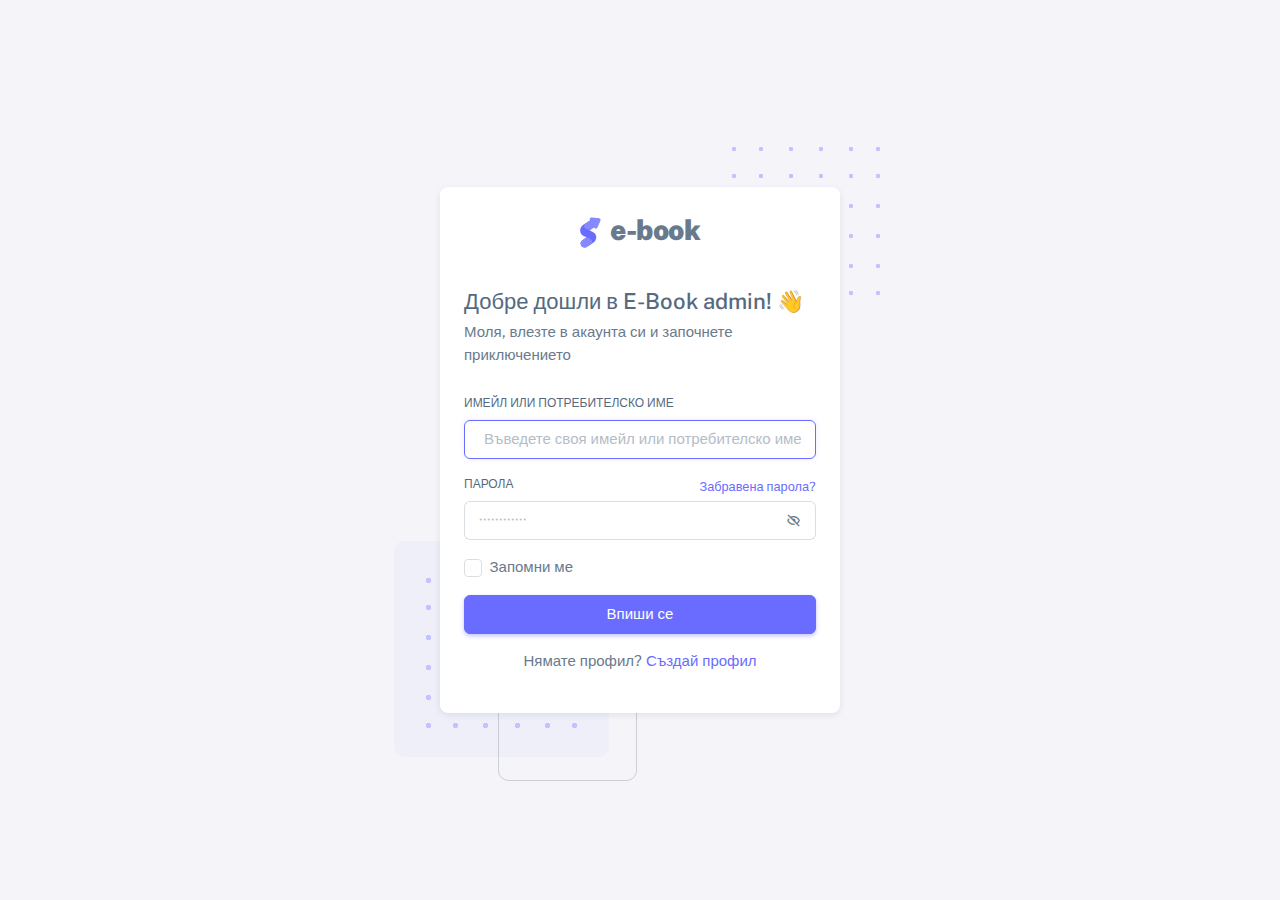
<file: bootstrap/bootstrap/html/auth-login-basic.html>
<!DOCTYPE html>

<!-- =========================================================
* Sneat - Bootstrap 5 HTML Admin Template - Pro | v1.0.0
==============================================================

* Product Page: https://themeselection.com/products/sneat-bootstrap-html-admin-template/
* Created by: ThemeSelection
* License: You must have a valid license purchased in order to legally use the theme for your project.
* Copyright ThemeSelection (https://themeselection.com)

=========================================================
 -->
<!-- beautify ignore:start -->
<html
  lang="en"
  class="light-style customizer-hide"
  dir="ltr"
  data-theme="theme-default"
  data-assets-path="../assets/"
  data-template="vertical-menu-template-free"
>
  <head>
    <meta charset="utf-8" />
    <meta
      name="viewport"
      content="width=device-width, initial-scale=1.0, user-scalable=no, minimum-scale=1.0, maximum-scale=1.0"
    />

    <title> Вход - Страници </title>

    <meta name="description" content="" />

    <!-- Favicon -->
    <link rel="icon" type="image/x-icon" href="../assets/img/favicon/favicon.png" />

    <!-- Fonts -->
    <link rel="preconnect" href="https://fonts.googleapis.com" />
    <link rel="preconnect" href="https://fonts.gstatic.com" crossorigin />
    <link
      href="https://fonts.googleapis.com/css2?family=Public+Sans:ital,wght@0,300;0,400;0,500;0,600;0,700;1,300;1,400;1,500;1,600;1,700&display=swap"
      rel="stylesheet"
    />

    <!-- Icons. Uncomment required icon fonts -->
    <link rel="stylesheet" href="../assets/vendor/fonts/boxicons.css" />

    <!-- Core CSS -->
    <link rel="stylesheet" href="../assets/vendor/css/core.css" class="template-customizer-core-css" />
    <link rel="stylesheet" href="../assets/vendor/css/theme-default.css" class="template-customizer-theme-css" />
    <link rel="stylesheet" href="../assets/css/demo.css" />

    <!-- Vendors CSS -->
    <link rel="stylesheet" href="../assets/vendor/libs/perfect-scrollbar/perfect-scrollbar.css" />

    <!-- Page CSS -->
    <!-- Page -->
    <link rel="stylesheet" href="../assets/vendor/css/pages/page-auth.css" />
    <!-- Helpers -->
    <script src="../assets/vendor/js/helpers.js"></script>

    <!--! Template customizer & Theme config files MUST be included after core stylesheets and helpers.js in the <head> section -->
    <!--? Config:  Mandatory theme config file contain global vars & default theme options, Set your preferred theme option in this file.  -->
    <script src="../assets/js/config.js"></script>
  </head>

  <body>
    <!-- Content -->

    <div class="container-xxl">
      <div class="authentication-wrapper authentication-basic container-p-y">
        <div class="authentication-inner">
          <!-- Register -->
          <div class="card">
            <div class="card-body">
              <!-- Logo -->
              <div class="app-brand justify-content-center">
                <a href="admin.html" class="app-brand-link gap-2">
                  <span class="app-brand-logo demo">
                    <svg
                      width="25"
                      viewBox="0 0 25 42"
                      version="1.1"
                      xmlns="http://www.w3.org/2000/svg"
                      xmlns:xlink="http://www.w3.org/1999/xlink"
                    >
                      <defs>
                        <path
                          d="M13.7918663,0.358365126 L3.39788168,7.44174259 C0.566865006,9.69408886 -0.379795268,12.4788597 0.557900856,15.7960551 C0.68998853,16.2305145 1.09562888,17.7872135 3.12357076,19.2293357 C3.8146334,19.7207684 5.32369333,20.3834223 7.65075054,21.2172976 L7.59773219,21.2525164 L2.63468769,24.5493413 C0.445452254,26.3002124 0.0884951797,28.5083815 1.56381646,31.1738486 C2.83770406,32.8170431 5.20850219,33.2640127 7.09180128,32.5391577 C8.347334,32.0559211 11.4559176,30.0011079 16.4175519,26.3747182 C18.0338572,24.4997857 18.6973423,22.4544883 18.4080071,20.2388261 C17.963753,17.5346866 16.1776345,15.5799961 13.0496516,14.3747546 L10.9194936,13.4715819 L18.6192054,7.984237 L13.7918663,0.358365126 Z"
                          id="path-1"
                        ></path>
                        <path
                          d="M5.47320593,6.00457225 C4.05321814,8.216144 4.36334763,10.0722806 6.40359441,11.5729822 C8.61520715,12.571656 10.0999176,13.2171421 10.8577257,13.5094407 L15.5088241,14.433041 L18.6192054,7.984237 C15.5364148,3.11535317 13.9273018,0.573395879 13.7918663,0.358365126 C13.5790555,0.511491653 10.8061687,2.3935607 5.47320593,6.00457225 Z"
                          id="path-3"
                        ></path>
                        <path
                          d="M7.50063644,21.2294429 L12.3234468,23.3159332 C14.1688022,24.7579751 14.397098,26.4880487 13.008334,28.506154 C11.6195701,30.5242593 10.3099883,31.790241 9.07958868,32.3040991 C5.78142938,33.4346997 4.13234973,34 4.13234973,34 C4.13234973,34 2.75489982,33.0538207 2.37032616e-14,31.1614621 C-0.55822714,27.8186216 -0.55822714,26.0572515 -4.05231404e-15,25.8773518 C0.83734071,25.6075023 2.77988457,22.8248993 3.3049379,22.52991 C3.65497346,22.3332504 5.05353963,21.8997614 7.50063644,21.2294429 Z"
                          id="path-4"
                        ></path>
                        <path
                          d="M20.6,7.13333333 L25.6,13.8 C26.2627417,14.6836556 26.0836556,15.9372583 25.2,16.6 C24.8538077,16.8596443 24.4327404,17 24,17 L14,17 C12.8954305,17 12,16.1045695 12,15 C12,14.5672596 12.1403557,14.1461923 12.4,13.8 L17.4,7.13333333 C18.0627417,6.24967773 19.3163444,6.07059163 20.2,6.73333333 C20.3516113,6.84704183 20.4862915,6.981722 20.6,7.13333333 Z"
                          id="path-5"
                        ></path>
                      </defs>
                      <g id="g-app-brand" stroke="none" stroke-width="1" fill="none" fill-rule="evenodd">
                        <g id="Brand-Logo" transform="translate(-27.000000, -15.000000)">
                          <g id="Icon" transform="translate(27.000000, 15.000000)">
                            <g id="Mask" transform="translate(0.000000, 8.000000)">
                              <mask id="mask-2" fill="white">
                                <use xlink:href="#path-1"></use>
                              </mask>
                              <use fill="#696cff" xlink:href="#path-1"></use>
                              <g id="Path-3" mask="url(#mask-2)">
                                <use fill="#696cff" xlink:href="#path-3"></use>
                                <use fill-opacity="0.2" fill="#FFFFFF" xlink:href="#path-3"></use>
                              </g>
                              <g id="Path-4" mask="url(#mask-2)">
                                <use fill="#696cff" xlink:href="#path-4"></use>
                                <use fill-opacity="0.2" fill="#FFFFFF" xlink:href="#path-4"></use>
                              </g>
                            </g>
                            <g
                              id="Triangle"
                              transform="translate(19.000000, 11.000000) rotate(-300.000000) translate(-19.000000, -11.000000) "
                            >
                              <use fill="#696cff" xlink:href="#path-5"></use>
                              <use fill-opacity="0.2" fill="#FFFFFF" xlink:href="#path-5"></use>
                            </g>
                          </g>
                        </g>
                      </g>
                    </svg>
                  </span>
                  <span class="app-brand-text demo text-body fw-bolder">E-Book</span>
                </a>
              </div>
              <!-- /Logo -->
              <h4 class="mb-2">Добре дошли в E-Book admin! 👋</h4>
              <p class="mb-4">Моля, влезте в акаунта си и започнете приключението</p>

              <form id="formAuthentication" class="mb-3" action="admin.html" method="POST">
                <div class="mb-3">
                  <label for="email" class="form-label">Имейл или потребителско име</label>
                  <input
                    type="text"
                    class="form-control"
                    id="email"
                    name="email-username"
                    placeholder="Въведете своя имейл или потребителско име"
                    autofocus
                  />
                </div>
                <div class="mb-3 form-password-toggle">
                  <div class="d-flex justify-content-between">
                    <label class="form-label" for="password">Парола</label>
                    <a href="auth-forgot-password-basic.html">
                      <small>Забравена парола?</small>
                    </a>
                  </div>
                  <div class="input-group input-group-merge">
                    <input
                      type="password"
                      id="password"
                      class="form-control"
                      name="password"
                      placeholder="&#xb7;&#xb7;&#xb7;&#xb7;&#xb7;&#xb7;&#xb7;&#xb7;&#xb7;&#xb7;&#xb7;&#xb7;"
                      aria-describedby="password"
                    />
                    <span class="input-group-text cursor-pointer"><i class="bx bx-hide"></i></span>
                  </div>
                </div>
                <div class="mb-3">
                  <div class="form-check">
                    <input class="form-check-input" type="checkbox" id="remember-me" />
                    <label class="form-check-label" for="remember-me"> Запомни ме </label>
                  </div>
                </div>
                <div class="mb-3">
                  <button class="btn btn-primary d-grid w-100" type="submit">Впиши се</button>
                </div>
              </form>

              <p class="text-center">
                <span>Нямате профил?</span>
                <a href="auth-register-basic.html">
                  <span>Създай профил</span>
                </a>
              </p>
            </div>
          </div>
          <!-- /Register -->
        </div>
      </div>
    </div>
   
    <!-- Core JS -->
    <!-- build:js assets/vendor/js/core.js -->
    <script src="../assets/vendor/libs/jquery/jquery.js"></script>
    <script src="../assets/vendor/libs/popper/popper.js"></script>
    <script src="../assets/vendor/js/bootstrap.js"></script>
    <script src="../assets/vendor/libs/perfect-scrollbar/perfect-scrollbar.js"></script>

    <script src="../assets/vendor/js/menu.js"></script>
    <!-- endbuild -->

    <!-- Vendors JS -->

    <!-- Main JS -->
    <script src="../assets/js/main.js"></script>

    <!-- Page JS -->

    <!-- Place this tag in your head or just before your close body tag. -->
    <script async defer src="https://buttons.github.io/buttons.js"></script>
  </body>
</html>
</file>
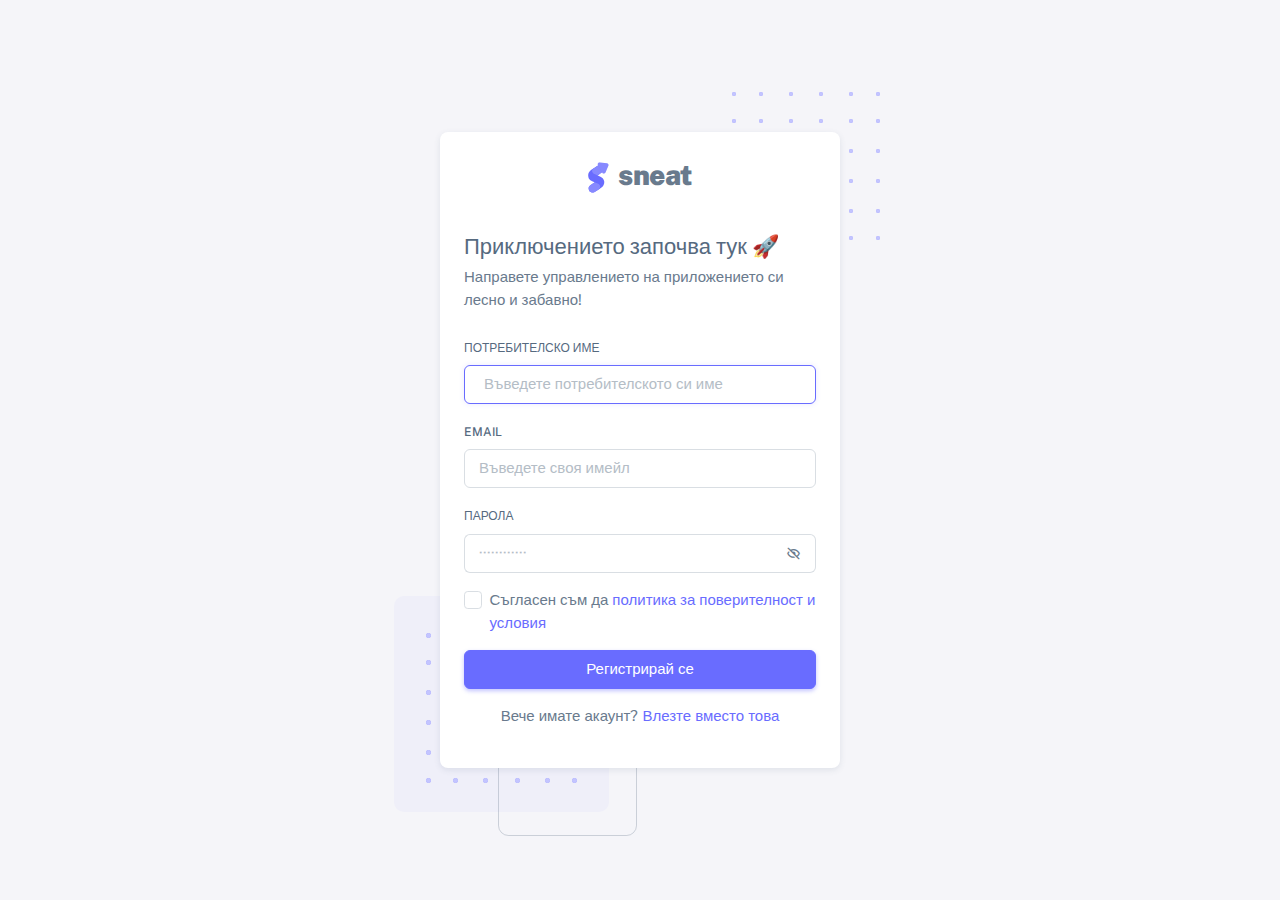
<file: bootstrap/bootstrap/html/auth-register-basic.html>
<!DOCTYPE html>

<!-- =========================================================
* Sneat - Bootstrap 5 HTML Admin Template - Pro | v1.0.0
==============================================================

* Product Page: https://themeselection.com/products/sneat-bootstrap-html-admin-template/
* Created by: ThemeSelection
* License: You must have a valid license purchased in order to legally use the theme for your project.
* Copyright ThemeSelection (https://themeselection.com)

=========================================================
 -->
<!-- beautify ignore:start -->
<html
  lang="en"
  class="light-style customizer-hide"
  dir="ltr"
  data-theme="theme-default"
  data-assets-path="../assets/"
  data-template="vertical-menu-template-free"
>
  <head>
    <meta charset="utf-8" />
    <meta
      name="viewport"
      content="width=device-width, initial-scale=1.0, user-scalable=no, minimum-scale=1.0, maximum-scale=1.0"
    />

    <title> Регистър - Страници </title>

    <meta name="description" content="" />

    <!-- Favicon -->
    <link rel="icon" type="image/x-icon" href="../assets/img/favicon/favicon.png" />

    <!-- Fonts -->
    <link rel="preconnect" href="https://fonts.googleapis.com" />
    <link rel="preconnect" href="https://fonts.gstatic.com" crossorigin />
    <link
      href="https://fonts.googleapis.com/css2?family=Public+Sans:ital,wght@0,300;0,400;0,500;0,600;0,700;1,300;1,400;1,500;1,600;1,700&display=swap"
      rel="stylesheet"
    />

    <!-- Icons. Uncomment required icon fonts -->
    <link rel="stylesheet" href="../assets/vendor/fonts/boxicons.css" />

    <!-- Core CSS -->
    <link rel="stylesheet" href="../assets/vendor/css/core.css" class="template-customizer-core-css" />
    <link rel="stylesheet" href="../assets/vendor/css/theme-default.css" class="template-customizer-theme-css" />
    <link rel="stylesheet" href="../assets/css/demo.css" />

    <!-- Vendors CSS -->
    <link rel="stylesheet" href="../assets/vendor/libs/perfect-scrollbar/perfect-scrollbar.css" />

    <!-- Page CSS -->
    <!-- Page -->
    <link rel="stylesheet" href="../assets/vendor/css/pages/page-auth.css" />
    <!-- Helpers -->
    <script src="../assets/vendor/js/helpers.js"></script>

    <!--! Template customizer & Theme config files MUST be included after core stylesheets and helpers.js in the <head> section -->
    <!--? Config:  Mandatory theme config file contain global vars & default theme options, Set your preferred theme option in this file.  -->
    <script src="../assets/js/config.js"></script>
  </head>

  <body>
    <!-- Content -->

    <div class="container-xxl">
      <div class="authentication-wrapper authentication-basic container-p-y">
        <div class="authentication-inner">
          <!-- Register Card -->
          <div class="card">
            <div class="card-body">
              <!-- Logo -->
              <div class="app-brand justify-content-center">
                <a href="admin.html" class="app-brand-link gap-2">
                  <span class="app-brand-logo demo">
                    <svg
                      width="25"
                      viewBox="0 0 25 42"
                      version="1.1"
                      xmlns="http://www.w3.org/2000/svg"
                      xmlns:xlink="http://www.w3.org/1999/xlink"
                    >
                      <defs>
                        <path
                          d="M13.7918663,0.358365126 L3.39788168,7.44174259 C0.566865006,9.69408886 -0.379795268,12.4788597 0.557900856,15.7960551 C0.68998853,16.2305145 1.09562888,17.7872135 3.12357076,19.2293357 C3.8146334,19.7207684 5.32369333,20.3834223 7.65075054,21.2172976 L7.59773219,21.2525164 L2.63468769,24.5493413 C0.445452254,26.3002124 0.0884951797,28.5083815 1.56381646,31.1738486 C2.83770406,32.8170431 5.20850219,33.2640127 7.09180128,32.5391577 C8.347334,32.0559211 11.4559176,30.0011079 16.4175519,26.3747182 C18.0338572,24.4997857 18.6973423,22.4544883 18.4080071,20.2388261 C17.963753,17.5346866 16.1776345,15.5799961 13.0496516,14.3747546 L10.9194936,13.4715819 L18.6192054,7.984237 L13.7918663,0.358365126 Z"
                          id="path-1"
                        ></path>
                        <path
                          d="M5.47320593,6.00457225 C4.05321814,8.216144 4.36334763,10.0722806 6.40359441,11.5729822 C8.61520715,12.571656 10.0999176,13.2171421 10.8577257,13.5094407 L15.5088241,14.433041 L18.6192054,7.984237 C15.5364148,3.11535317 13.9273018,0.573395879 13.7918663,0.358365126 C13.5790555,0.511491653 10.8061687,2.3935607 5.47320593,6.00457225 Z"
                          id="path-3"
                        ></path>
                        <path
                          d="M7.50063644,21.2294429 L12.3234468,23.3159332 C14.1688022,24.7579751 14.397098,26.4880487 13.008334,28.506154 C11.6195701,30.5242593 10.3099883,31.790241 9.07958868,32.3040991 C5.78142938,33.4346997 4.13234973,34 4.13234973,34 C4.13234973,34 2.75489982,33.0538207 2.37032616e-14,31.1614621 C-0.55822714,27.8186216 -0.55822714,26.0572515 -4.05231404e-15,25.8773518 C0.83734071,25.6075023 2.77988457,22.8248993 3.3049379,22.52991 C3.65497346,22.3332504 5.05353963,21.8997614 7.50063644,21.2294429 Z"
                          id="path-4"
                        ></path>
                        <path
                          d="M20.6,7.13333333 L25.6,13.8 C26.2627417,14.6836556 26.0836556,15.9372583 25.2,16.6 C24.8538077,16.8596443 24.4327404,17 24,17 L14,17 C12.8954305,17 12,16.1045695 12,15 C12,14.5672596 12.1403557,14.1461923 12.4,13.8 L17.4,7.13333333 C18.0627417,6.24967773 19.3163444,6.07059163 20.2,6.73333333 C20.3516113,6.84704183 20.4862915,6.981722 20.6,7.13333333 Z"
                          id="path-5"
                        ></path>
                      </defs>
                      <g id="g-app-brand" stroke="none" stroke-width="1" fill="none" fill-rule="evenodd">
                        <g id="Brand-Logo" transform="translate(-27.000000, -15.000000)">
                          <g id="Icon" transform="translate(27.000000, 15.000000)">
                            <g id="Mask" transform="translate(0.000000, 8.000000)">
                              <mask id="mask-2" fill="white">
                                <use xlink:href="#path-1"></use>
                              </mask>
                              <use fill="#696cff" xlink:href="#path-1"></use>
                              <g id="Path-3" mask="url(#mask-2)">
                                <use fill="#696cff" xlink:href="#path-3"></use>
                                <use fill-opacity="0.2" fill="#FFFFFF" xlink:href="#path-3"></use>
                              </g>
                              <g id="Path-4" mask="url(#mask-2)">
                                <use fill="#696cff" xlink:href="#path-4"></use>
                                <use fill-opacity="0.2" fill="#FFFFFF" xlink:href="#path-4"></use>
                              </g>
                            </g>
                            <g
                              id="Triangle"
                              transform="translate(19.000000, 11.000000) rotate(-300.000000) translate(-19.000000, -11.000000) "
                            >
                              <use fill="#696cff" xlink:href="#path-5"></use>
                              <use fill-opacity="0.2" fill="#FFFFFF" xlink:href="#path-5"></use>
                            </g>
                          </g>
                        </g>
                      </g>
                    </svg>
                  </span>
                  <span class="app-brand-text demo text-body fw-bolder">Sneat</span>
                </a>
              </div>
              <!-- /Logo -->
              <h4 class="mb-2">Приключението започва тук 🚀</h4>
              <p class="mb-4">Направете управлението на приложението си лесно и забавно!</p>

              <form id="formAuthentication" class="mb-3" action="admin.html" method="POST">
                <div class="mb-3">
                  <label for="username" class="form-label">Потребителско име</label>
                  <input
                    type="text"
                    class="form-control"
                    id="username"
                    name="username"
                    placeholder="Въведете потребителското си име"
                    autofocus
                  />
                </div>
                <div class="mb-3">
                  <label for="email" class="form-label">Email</label>
                  <input type="text" class="form-control" id="email" name="email" placeholder="Въведете своя имейл" />
                </div>
                <div class="mb-3 form-password-toggle">
                  <label class="form-label" for="password">Парола</label>
                  <div class="input-group input-group-merge">
                    <input
                      type="password"
                      id="password"
                      class="form-control"
                      name="password"
                      placeholder="&#xb7;&#xb7;&#xb7;&#xb7;&#xb7;&#xb7;&#xb7;&#xb7;&#xb7;&#xb7;&#xb7;&#xb7;"
                      aria-describedby="парола"
                    />
                    <span class="input-group-text cursor-pointer"><i class="bx bx-hide"></i></span>
                  </div>
                </div>

                <div class="mb-3">
                  <div class="form-check">
                    <input class="form-check-input" type="checkbox" id="terms-conditions" name="terms" />
                    <label class="form-check-label" for="terms-conditions">
                      Съгласен съм да
                      <a href="javascript:void(0);">политика за поверителност и условия</a>
                    </label>
                  </div>
                </div>
                <button class="btn btn-primary d-grid w-100">Регистрирай се</button>
              </form>

              <p class="text-center">
                <span>Вече имате акаунт?</span>
                <a href="auth-login-basic.html">
                  <span>Влезте вместо това</span>
                </a>
              </p>
            </div>
          </div>
          <!-- Register Card -->
        </div>
      </div>
    </div>

    <!-- Core JS -->
    <!-- build:js assets/vendor/js/core.js -->
    <script src="../assets/vendor/libs/jquery/jquery.js"></script>
    <script src="../assets/vendor/libs/popper/popper.js"></script>
    <script src="../assets/vendor/js/bootstrap.js"></script>
    <script src="../assets/vendor/libs/perfect-scrollbar/perfect-scrollbar.js"></script>

    <script src="../assets/vendor/js/menu.js"></script>
    <!-- endbuild -->

    <!-- Vendors JS -->

    <!-- Main JS -->
    <script src="../assets/js/main.js"></script>

    <!-- Page JS -->

    <!-- Place this tag in your head or just before your close body tag. -->
    <script async defer src="https://buttons.github.io/buttons.js"></script>
  </body>
</html>
</file>
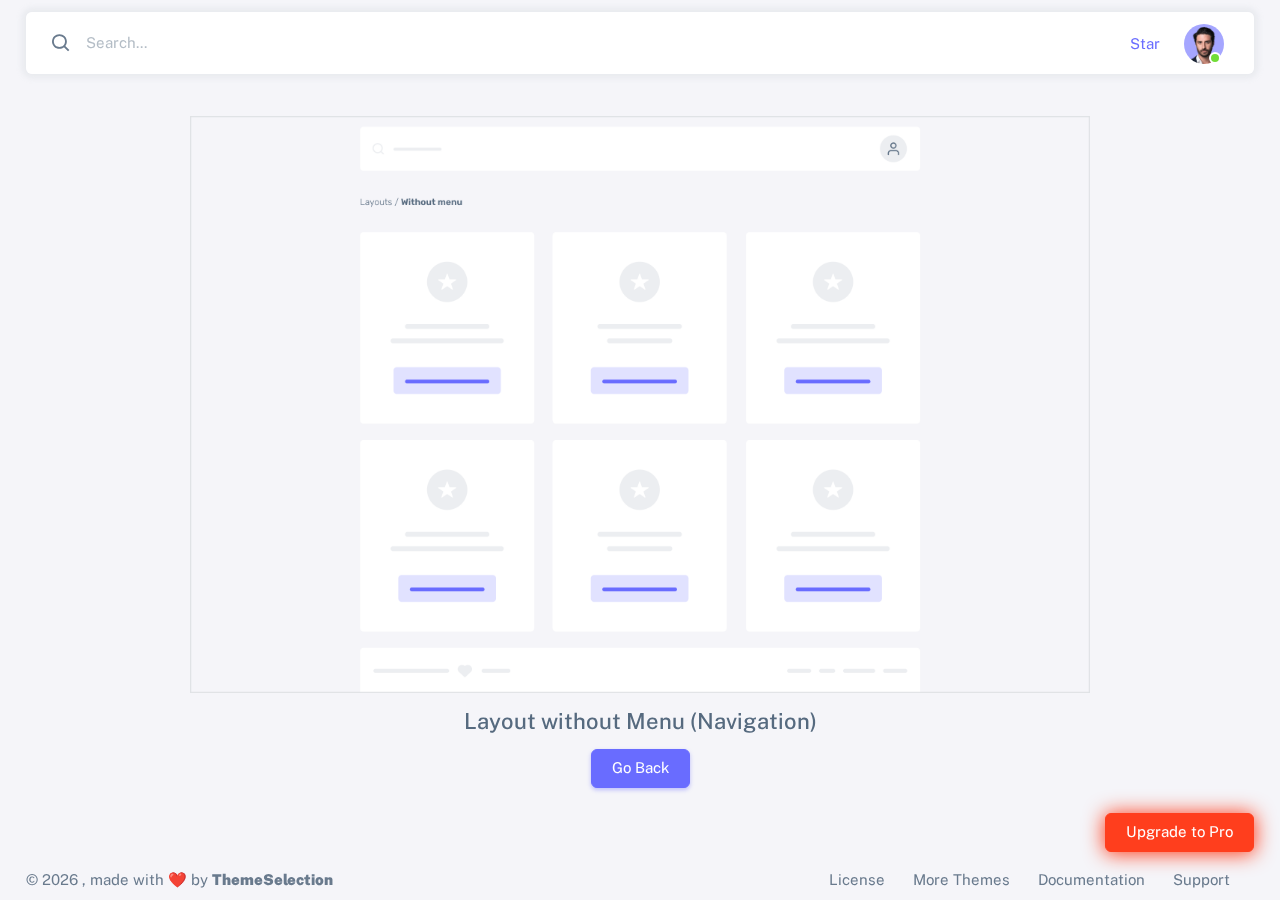
<file: bootstrap/bootstrap/html/layouts-without-menu.html>
<!DOCTYPE html>

<!-- =========================================================
* Sneat - Bootstrap 5 HTML Admin Template - Pro | v1.0.0
==============================================================

* Product Page: https://themeselection.com/products/sneat-bootstrap-html-admin-template/
* Created by: ThemeSelection
* License: You must have a valid license purchased in order to legally use the theme for your project.
* Copyright ThemeSelection (https://themeselection.com)

=========================================================
 -->
<!-- beautify ignore:start -->
<html
  lang="en"
  class="light-style layout-menu-fixed"
  dir="ltr"
  data-theme="theme-default"
  data-assets-path="../assets/"
  data-template="vertical-menu-template-free"
>
  <head>
    <meta charset="utf-8" />
    <meta
      name="viewport"
      content="width=device-width, initial-scale=1.0, user-scalable=no, minimum-scale=1.0, maximum-scale=1.0"
    />

    <title>Without menu - Layouts | Sneat - Bootstrap 5 HTML Admin Template - Pro</title>

    <meta name="description" content="" />

    <!-- Favicon -->
    <link rel="icon" type="image/x-icon" href="../assets/img/favicon/favicon.ico" />

    <!-- Fonts -->
    <link rel="preconnect" href="https://fonts.googleapis.com" />
    <link rel="preconnect" href="https://fonts.gstatic.com" crossorigin />
    <link
      href="https://fonts.googleapis.com/css2?family=Public+Sans:ital,wght@0,300;0,400;0,500;0,600;0,700;1,300;1,400;1,500;1,600;1,700&display=swap"
      rel="stylesheet"
    />

    <!-- Icons. Uncomment required icon fonts -->
    <link rel="stylesheet" href="../assets/vendor/fonts/boxicons.css" />

    <!-- Core CSS -->
    <link rel="stylesheet" href="../assets/vendor/css/core.css" class="template-customizer-core-css" />
    <link rel="stylesheet" href="../assets/vendor/css/theme-default.css" class="template-customizer-theme-css" />
    <link rel="stylesheet" href="../assets/css/demo.css" />

    <!-- Vendors CSS -->
    <link rel="stylesheet" href="../assets/vendor/libs/perfect-scrollbar/perfect-scrollbar.css" />

    <!-- Page CSS -->

    <!-- Helpers -->
    <script src="../assets/vendor/js/helpers.js"></script>

    <!--! Template customizer & Theme config files MUST be included after core stylesheets and helpers.js in the <head> section -->
    <!--? Config:  Mandatory theme config file contain global vars & default theme options, Set your preferred theme option in this file.  -->
    <script src="../assets/js/config.js"></script>
  </head>

  <body>
    <!-- Layout wrapper -->
    <div class="layout-wrapper layout-content-navbar layout-without-menu">
      <div class="layout-container">
        <!-- Layout container -->
        <div class="layout-page">
          <!-- Navbar -->

          <nav
            class="layout-navbar container-xxl navbar navbar-expand-xl navbar-detached align-items-center bg-navbar-theme"
            id="layout-navbar"
          >
            <div class="navbar-nav-right d-flex align-items-center" id="navbar-collapse">
              <!-- Search -->
              <div class="navbar-nav align-items-center">
                <div class="nav-item d-flex align-items-center">
                  <i class="bx bx-search fs-4 lh-0"></i>
                  <input
                    type="text"
                    class="form-control border-0 shadow-none"
                    placeholder="Search..."
                    aria-label="Search..."
                  />
                </div>
              </div>
              <!-- /Search -->

              <ul class="navbar-nav flex-row align-items-center ms-auto">
                <!-- Place this tag where you want the button to render. -->
                <li class="nav-item lh-1 me-3">
                  <a
                    class="github-button"
                    href="https://github.com/themeselection/sneat-html-admin-template-free"
                    data-icon="octicon-star"
                    data-size="large"
                    data-show-count="true"
                    aria-label="Star themeselection/sneat-html-admin-template-free on GitHub"
                    >Star</a
                  >
                </li>

                <!-- User -->
                <li class="nav-item navbar-dropdown dropdown-user dropdown">
                  <a class="nav-link dropdown-toggle hide-arrow" href="javascript:void(0);" data-bs-toggle="dropdown">
                    <div class="avatar avatar-online">
                      <img src="../assets/img/avatars/1.png" alt class="w-px-40 h-auto rounded-circle" />
                    </div>
                  </a>
                  <ul class="dropdown-menu dropdown-menu-end">
                    <li>
                      <a class="dropdown-item" href="#">
                        <div class="d-flex">
                          <div class="flex-shrink-0 me-3">
                            <div class="avatar avatar-online">
                              <img src="../assets/img/avatars/1.png" alt class="w-px-40 h-auto rounded-circle" />
                            </div>
                          </div>
                          <div class="flex-grow-1">
                            <span class="fw-semibold d-block">John Doe</span>
                            <small class="text-muted">Admin</small>
                          </div>
                        </div>
                      </a>
                    </li>
                    <li>
                      <div class="dropdown-divider"></div>
                    </li>
                    <li>
                      <a class="dropdown-item" href="#">
                        <i class="bx bx-user me-2"></i>
                        <span class="align-middle">My Profile</span>
                      </a>
                    </li>
                    <li>
                      <a class="dropdown-item" href="#">
                        <i class="bx bx-cog me-2"></i>
                        <span class="align-middle">Settings</span>
                      </a>
                    </li>
                    <li>
                      <a class="dropdown-item" href="#">
                        <span class="d-flex align-items-center align-middle">
                          <i class="flex-shrink-0 bx bx-credit-card me-2"></i>
                          <span class="flex-grow-1 align-middle">Billing</span>
                          <span class="flex-shrink-0 badge badge-center rounded-pill bg-danger w-px-20 h-px-20">4</span>
                        </span>
                      </a>
                    </li>
                    <li>
                      <div class="dropdown-divider"></div>
                    </li>
                    <li>
                      <a class="dropdown-item" href="auth-login-basic.html">
                        <i class="bx bx-power-off me-2"></i>
                        <span class="align-middle">Log Out</span>
                      </a>
                    </li>
                  </ul>
                </li>
                <!--/ User -->
              </ul>
            </div>
          </nav>

          <!-- / Navbar -->

          <!-- Content wrapper -->
          <div class="content-wrapper">
            <!-- Content -->

            <div class="container-xxl flex-grow-1 container-p-y">
              <!-- Layout Demo -->
              <div class="layout-demo-wrapper">
                <div class="layout-demo-placeholder">
                  <img
                    src="../assets/img/layouts/layout-without-menu-light.png"
                    class="img-fluid"
                    alt="Layout without menu"
                    data-app-light-img="layouts/layout-without-menu-light.png"
                    data-app-dark-img="layouts/layout-without-menu-dark.png"
                  />
                </div>
                <div class="layout-demo-info">
                  <h4>Layout without Menu (Navigation)</h4>
                  <button class="btn btn-primary" type="button" onclick="history.back()">Go Back</button>
                </div>
              </div>
              <!--/ Layout Demo -->
            </div>
            <!-- / Content -->

            <!-- Footer -->
            <footer class="content-footer footer bg-footer-theme">
              <div class="container-xxl d-flex flex-wrap justify-content-between py-2 flex-md-row flex-column">
                <div class="mb-2 mb-md-0">
                  ©
                  <script>
                    document.write(new Date().getFullYear());
                  </script>
                  , made with ❤️ by
                  <a href="https://themeselection.com" target="_blank" class="footer-link fw-bolder">ThemeSelection</a>
                </div>
                <div>
                  <a href="https://themeselection.com/license/" class="footer-link me-4" target="_blank">License</a>
                  <a href="https://themeselection.com/" target="_blank" class="footer-link me-4">More Themes</a>

                  <a
                    href="https://themeselection.com/demo/sneat-bootstrap-html-admin-template/documentation/"
                    target="_blank"
                    class="footer-link me-4"
                    >Documentation</a
                  >

                  <a
                    href="https://github.com/themeselection/sneat-html-admin-template-free/issues"
                    target="_blank"
                    class="footer-link me-4"
                    >Support</a
                  >
                </div>
              </div>
            </footer>
            <!-- / Footer -->

            <div class="content-backdrop fade"></div>
          </div>
          <!-- Content wrapper -->
        </div>
        <!-- / Layout page -->
      </div>
    </div>
    <!-- / Layout wrapper -->

    <div class="buy-now">
      <a
        href="https://themeselection.com/products/sneat-bootstrap-html-admin-template/"
        target="_blank"
        class="btn btn-danger btn-buy-now"
        >Upgrade to Pro</a
      >
    </div>

    <!-- Core JS -->
    <!-- build:js assets/vendor/js/core.js -->
    <script src="../assets/vendor/libs/jquery/jquery.js"></script>
    <script src="../assets/vendor/libs/popper/popper.js"></script>
    <script src="../assets/vendor/js/bootstrap.js"></script>
    <script src="../assets/vendor/libs/perfect-scrollbar/perfect-scrollbar.js"></script>

    <script src="../assets/vendor/js/menu.js"></script>
    <!-- endbuild -->

    <!-- Vendors JS -->

    <!-- Main JS -->
    <script src="../assets/js/main.js"></script>

    <!-- Page JS -->

    <!-- Place this tag in your head or just before your close body tag. -->
    <script async defer src="https://buttons.github.io/buttons.js"></script>
  </body>
</html>
</file>
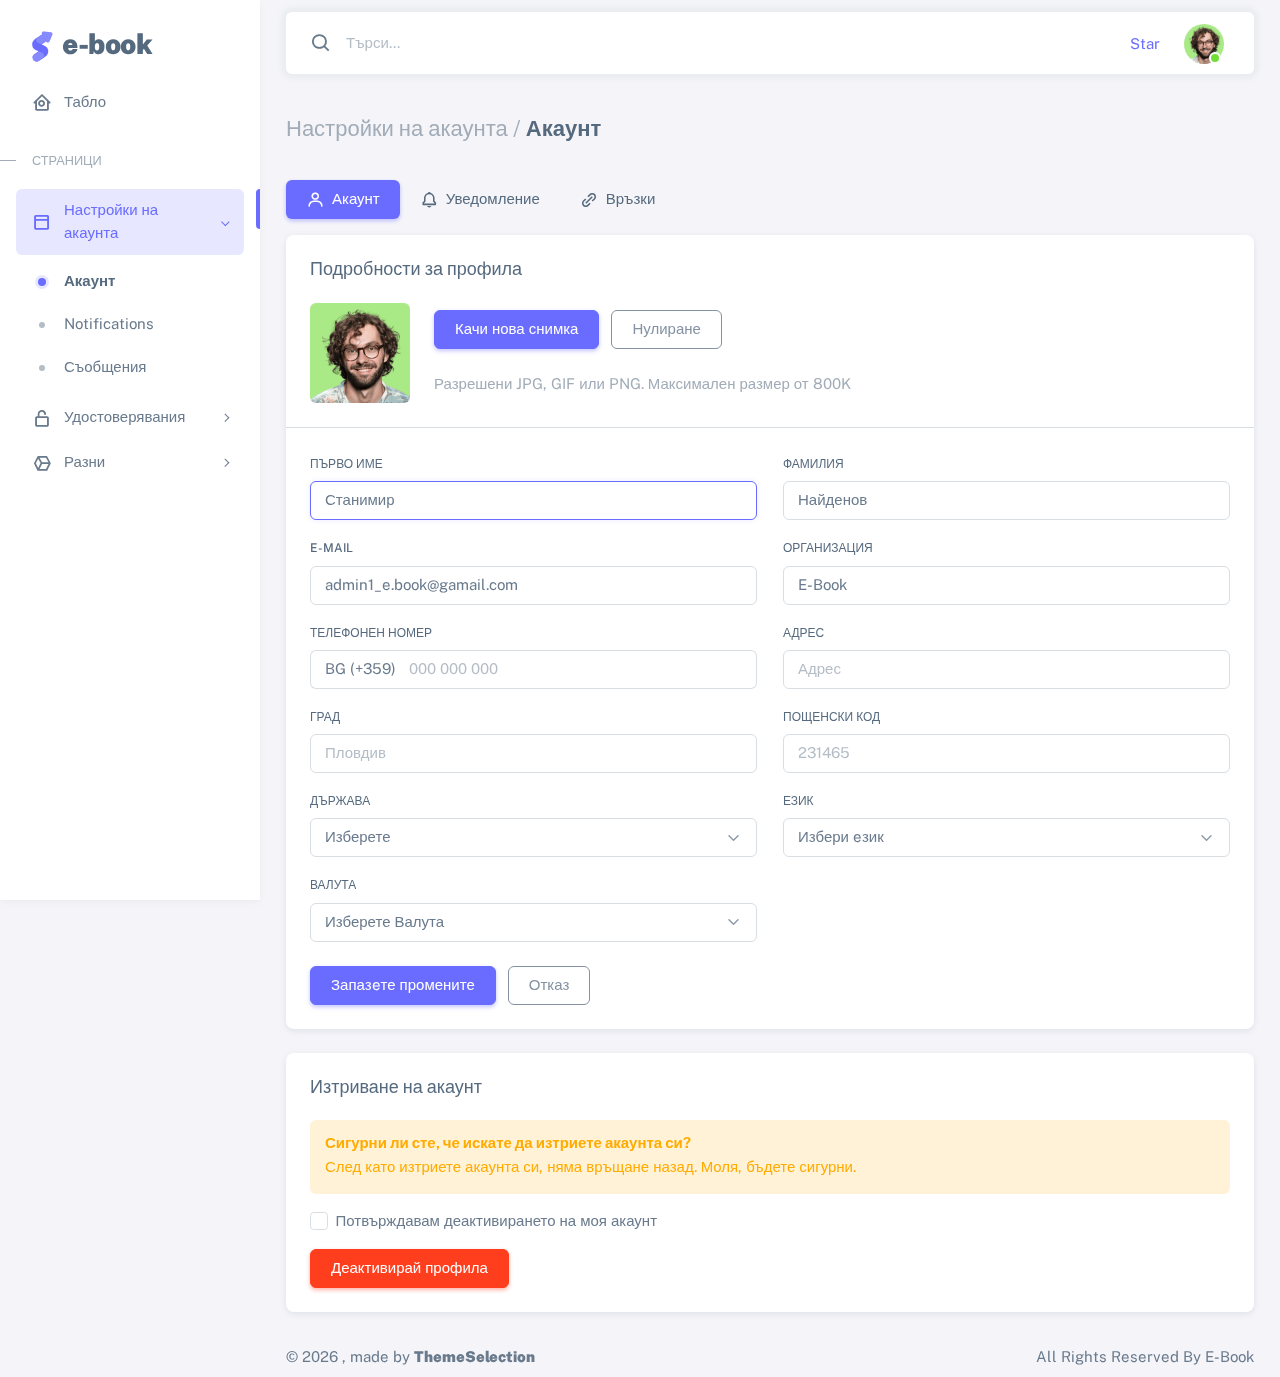
<file: bootstrap/bootstrap/html/pages-account-settings-account.html>
<!DOCTYPE html>

<!-- =========================================================
* Sneat - Bootstrap 5 HTML Admin Template - Pro | v1.0.0
==============================================================

* Product Page: https://themeselection.com/products/sneat-bootstrap-html-admin-template/
* Created by: ThemeSelection
* License: You must have a valid license purchased in order to legally use the theme for your project.
* Copyright ThemeSelection (https://themeselection.com)

=========================================================
 -->
<!-- beautify ignore:start -->
<html
  lang="en"
  class="light-style layout-menu-fixed"
  dir="ltr"
  data-theme="theme-default"
  data-assets-path="../assets/"
  data-template="vertical-menu-template-free"
>
  <head>
    <meta charset="utf-8" />
    <meta
      name="viewport"
      content="width=device-width, initial-scale=1.0, user-scalable=no, minimum-scale=1.0, maximum-scale=1.0"
    />

    <title>Настройки на акаунта - акаунт </title>

    <meta name="description" content="" />

    <!-- Favicon -->
    <link rel="icon" type="image/x-icon" href="../assets/img/favicon/favicon.png" />

    <!-- Fonts -->
    <link rel="preconnect" href="https://fonts.googleapis.com" />
    <link rel="preconnect" href="https://fonts.gstatic.com" crossorigin />
    <link
      href="https://fonts.googleapis.com/css2?family=Public+Sans:ital,wght@0,300;0,400;0,500;0,600;0,700;1,300;1,400;1,500;1,600;1,700&display=swap"
      rel="stylesheet"
    />

    <!-- Icons. Uncomment required icon fonts -->
    <link rel="stylesheet" href="../assets/vendor/fonts/boxicons.css" />

    <!-- Core CSS -->
    <link rel="stylesheet" href="../assets/vendor/css/core.css" class="template-customizer-core-css" />
    <link rel="stylesheet" href="../assets/vendor/css/theme-default.css" class="template-customizer-theme-css" />
    <link rel="stylesheet" href="../assets/css/demo.css" />

    <!-- Vendors CSS -->
    <link rel="stylesheet" href="../assets/vendor/libs/perfect-scrollbar/perfect-scrollbar.css" />

    <!-- Page CSS -->

    <!-- Helpers -->
    <script src="../assets/vendor/js/helpers.js"></script>

    <!--! Template customizer & Theme config files MUST be included after core stylesheets and helpers.js in the <head> section -->
    <!--? Config:  Mandatory theme config file contain global vars & default theme options, Set your preferred theme option in this file.  -->
    <script src="../assets/js/config.js"></script>
  </head>

  <body>
    <!-- Layout wrapper -->
    <div class="layout-wrapper layout-content-navbar">
      <div class="layout-container">
        <!-- Menu -->

        <aside id="layout-menu" class="layout-menu menu-vertical menu bg-menu-theme">
          <div class="app-brand demo">
            <a href="admin.html" class="app-brand-link">
              <span class="app-brand-logo demo">
                <svg
                  width="25"
                  viewBox="0 0 25 42"
                  version="1.1"
                  xmlns="http://www.w3.org/2000/svg"
                  xmlns:xlink="http://www.w3.org/1999/xlink"
                >
                  <defs>
                    <path
                      d="M13.7918663,0.358365126 L3.39788168,7.44174259 C0.566865006,9.69408886 -0.379795268,12.4788597 0.557900856,15.7960551 C0.68998853,16.2305145 1.09562888,17.7872135 3.12357076,19.2293357 C3.8146334,19.7207684 5.32369333,20.3834223 7.65075054,21.2172976 L7.59773219,21.2525164 L2.63468769,24.5493413 C0.445452254,26.3002124 0.0884951797,28.5083815 1.56381646,31.1738486 C2.83770406,32.8170431 5.20850219,33.2640127 7.09180128,32.5391577 C8.347334,32.0559211 11.4559176,30.0011079 16.4175519,26.3747182 C18.0338572,24.4997857 18.6973423,22.4544883 18.4080071,20.2388261 C17.963753,17.5346866 16.1776345,15.5799961 13.0496516,14.3747546 L10.9194936,13.4715819 L18.6192054,7.984237 L13.7918663,0.358365126 Z"
                      id="path-1"
                    ></path>
                    <path
                      d="M5.47320593,6.00457225 C4.05321814,8.216144 4.36334763,10.0722806 6.40359441,11.5729822 C8.61520715,12.571656 10.0999176,13.2171421 10.8577257,13.5094407 L15.5088241,14.433041 L18.6192054,7.984237 C15.5364148,3.11535317 13.9273018,0.573395879 13.7918663,0.358365126 C13.5790555,0.511491653 10.8061687,2.3935607 5.47320593,6.00457225 Z"
                      id="path-3"
                    ></path>
                    <path
                      d="M7.50063644,21.2294429 L12.3234468,23.3159332 C14.1688022,24.7579751 14.397098,26.4880487 13.008334,28.506154 C11.6195701,30.5242593 10.3099883,31.790241 9.07958868,32.3040991 C5.78142938,33.4346997 4.13234973,34 4.13234973,34 C4.13234973,34 2.75489982,33.0538207 2.37032616e-14,31.1614621 C-0.55822714,27.8186216 -0.55822714,26.0572515 -4.05231404e-15,25.8773518 C0.83734071,25.6075023 2.77988457,22.8248993 3.3049379,22.52991 C3.65497346,22.3332504 5.05353963,21.8997614 7.50063644,21.2294429 Z"
                      id="path-4"
                    ></path>
                    <path
                      d="M20.6,7.13333333 L25.6,13.8 C26.2627417,14.6836556 26.0836556,15.9372583 25.2,16.6 C24.8538077,16.8596443 24.4327404,17 24,17 L14,17 C12.8954305,17 12,16.1045695 12,15 C12,14.5672596 12.1403557,14.1461923 12.4,13.8 L17.4,7.13333333 C18.0627417,6.24967773 19.3163444,6.07059163 20.2,6.73333333 C20.3516113,6.84704183 20.4862915,6.981722 20.6,7.13333333 Z"
                      id="path-5"
                    ></path>
                  </defs>
                  <g id="g-app-brand" stroke="none" stroke-width="1" fill="none" fill-rule="evenodd">
                    <g id="Brand-Logo" transform="translate(-27.000000, -15.000000)">
                      <g id="Icon" transform="translate(27.000000, 15.000000)">
                        <g id="Mask" transform="translate(0.000000, 8.000000)">
                          <mask id="mask-2" fill="white">
                            <use xlink:href="#path-1"></use>
                          </mask>
                          <use fill="#696cff" xlink:href="#path-1"></use>
                          <g id="Path-3" mask="url(#mask-2)">
                            <use fill="#696cff" xlink:href="#path-3"></use>
                            <use fill-opacity="0.2" fill="#FFFFFF" xlink:href="#path-3"></use>
                          </g>
                          <g id="Path-4" mask="url(#mask-2)">
                            <use fill="#696cff" xlink:href="#path-4"></use>
                            <use fill-opacity="0.2" fill="#FFFFFF" xlink:href="#path-4"></use>
                          </g>
                        </g>
                        <g
                          id="Triangle"
                          transform="translate(19.000000, 11.000000) rotate(-300.000000) translate(-19.000000, -11.000000) "
                        >
                          <use fill="#696cff" xlink:href="#path-5"></use>
                          <use fill-opacity="0.2" fill="#FFFFFF" xlink:href="#path-5"></use>
                        </g>
                      </g>
                    </g>
                  </g>
                </svg>
              </span>
              <span class="app-brand-text demo menu-text fw-bolder ms-2">E-Book</span>
            </a>

            <a href="javascript:void(0);" class="layout-menu-toggle menu-link text-large ms-auto d-block d-xl-none">
              <i class="bx bx-chevron-left bx-sm align-middle"></i>
            </a>
          </div>

          <div class="menu-inner-shadow"></div>

          <ul class="menu-inner py-1">
            <!-- Dashboard -->
            <li class="menu-item">
              <a href="admin.html" class="menu-link">
                <i class="menu-icon tf-icons bx bx-home-circle"></i>
                <div data-i18n="Analytics">Табло</div>
              </a>
            </li>

 

            <li class="menu-header small text-uppercase">
              <span class="menu-header-text">Страници</span>
            </li>
            <li class="menu-item active open">
              <a href="javascript:void(0);" class="menu-link menu-toggle">
                <i class="menu-icon tf-icons bx bx-dock-top"></i>
                <div data-i18n="Account Settings">Настройки на акаунта</div>
              </a>
              <ul class="menu-sub">
                <li class="menu-item active">
                  <a href="pages-account-settings-account.html" class="menu-link">
                    <div data-i18n="Account">Акаунт</div>
                  </a>
                </li>
                <li class="menu-item">
                  <a href="pages-account-settings-notifications.html" class="menu-link">
                    <div data-i18n="Notifications">Notifications</div>
                  </a>
                </li>
                <li class="menu-item">
                  <a href="pages-account-settings-connections.html" class="menu-link">
                    <div data-i18n="Connections">Съобщения</div>
                  </a>
                </li>
              </ul>
            </li>
            <li class="menu-item">
              <a href="javascript:void(0);" class="menu-link menu-toggle">
                <i class="menu-icon tf-icons bx bx-lock-open-alt"></i>
                <div data-i18n="Authentications">Удостоверявания</div>
              </a>
              <ul class="menu-sub">
                <li class="menu-item">
                  <a href="auth-login-basic.html" class="menu-link" target="_blank">
                    <div data-i18n="Basic">Вход</div>
                  </a>
                </li>
                <li class="menu-item">
                  <a href="auth-register-basic.html" class="menu-link" target="_blank">
                    <div data-i18n="Basic">Регистрация</div>
                  </a>
                </li>
                <li class="menu-item">
                  <a href="auth-forgot-password-basic.html" class="menu-link" target="_blank">
                    <div data-i18n="Basic">Забравена парола</div>
                  </a>
                </li>
              </ul>
            </li>
            <li class="menu-item">
              <a href="javascript:void(0);" class="menu-link menu-toggle">
                <i class="menu-icon tf-icons bx bx-cube-alt"></i>
                <div data-i18n="Misc">Разни</div>
              </a>
              <ul class="menu-sub">
                <li class="menu-item">
                  <a href="pages-misc-error.html" class="menu-link">
                    <div data-i18n="Error">Грешка</div>
                  </a>
                </li>
                <li class="menu-item">
                  <a href="pages-misc-under-maintenance.html" class="menu-link">
                    <div data-i18n="Under Maintenance">Under Maintenance</div>
                  </a>
                </li>
              </ul>
            </li>

            <!-- User interface -->
           

            <!-- Extended components -->
            

           
            <!-- Misc -->
           
            <li class="menu-item">
              <a
                href="https://github.com/themeselection/sneat-html-admin-template-free/issues"
                target="_blank"
                class="menu-link"
              >
               
              </a>
            </li>
            <li class="menu-item">
              <a
                href="https://themeselection.com/demo/sneat-bootstrap-html-admin-template/documentation/"
                target="_blank"
                class="menu-link"
              >
          
              </a>
            </li>
          </ul>
        </aside>
        <!-- / Menu -->

        <!-- Layout container -->
        <div class="layout-page">
          <!-- Navbar -->

          <nav
            class="layout-navbar container-xxl navbar navbar-expand-xl navbar-detached align-items-center bg-navbar-theme"
            id="layout-navbar"
          >
            <div class="layout-menu-toggle navbar-nav align-items-xl-center me-3 me-xl-0 d-xl-none">
              <a class="nav-item nav-link px-0 me-xl-4" href="javascript:void(0)">
                <i class="bx bx-menu bx-sm"></i>
              </a>
            </div>

            <div class="navbar-nav-right d-flex align-items-center" id="navbar-collapse">
              <!-- Search -->
              <div class="navbar-nav align-items-center">
                <div class="nav-item d-flex align-items-center">
                  <i class="bx bx-search fs-4 lh-0"></i>
                  <input
                    type="text"
                    class="form-control border-0 shadow-none"
                    placeholder="Търси..."
                    aria-label="Search..."
                  />
                </div>
              </div>
              <!-- /Search -->

              <ul class="navbar-nav flex-row align-items-center ms-auto">
                <!-- Place this tag where you want the button to render. -->
                <li class="nav-item lh-1 me-3">
                  <a
                    class="github-button"
                    href="https://github.com/StanimirNaydenov/E-Book"
                    data-icon="octicon-star"
                    data-size="large"
                    data-show-count="true"
                    aria-label="Star themeselection/sneat-html-admin-template-free on GitHub"
                    >Star</a
                  >
                </li>

                <!-- User -->
                <li class="nav-item navbar-dropdown dropdown-user dropdown">
                  <a class="nav-link dropdown-toggle hide-arrow" href="javascript:void(0);" data-bs-toggle="dropdown">
                    <div class="avatar avatar-online">
                      <img src="../assets/img/avatars/5.png" alt class="w-px-40 h-auto rounded-circle" />
                    </div>
                  </a>
                  <ul class="dropdown-menu dropdown-menu-end">
                    <li>
                      <a class="dropdown-item" href="#">
                        <div class="d-flex">
                          <div class="flex-shrink-0 me-3">
                            <div class="avatar avatar-online">
                              <img src="../assets/img/avatars/5.png" alt class="w-px-40 h-auto rounded-circle" />
                            </div>
                          </div>
                          <div class="flex-grow-1">
                            <span class="fw-semibold d-block">Станимир Найденов</span>
                            <small class="text-muted">Администратор</small>
                          </div>
                        </div>
                      </a>
                    </li>
                    <li>
                      <div class="dropdown-divider"></div>
                    </li>
                    <li>
                      <a class="dropdown-item" href="#">
                        <i class="bx bx-user me-2"></i>
                        <span class="align-middle">Моя профил</span>
                      </a>
                    </li>
                    <li>
                      <a class="dropdown-item" href="#">
                        <i class="bx bx-cog me-2"></i>
                        <span class="align-middle">Настройки</span>
                      </a>
                    </li>
                    <li>
                      <a class="dropdown-item" href="#">
                        <span class="d-flex align-items-center align-middle">
                          <i class="flex-shrink-0 bx bx-credit-card me-2"></i>
                          <span class="flex-grow-1 align-middle">Таксуване</span>
                          <span class="flex-shrink-0 badge badge-center rounded-pill bg-danger w-px-20 h-px-20">4</span>
                        </span>
                      </a>
                    </li>
                    <li>
                      <div class="dropdown-divider"></div>
                    </li>
                    <li>
                      <a class="dropdown-item" href="auth-login-basic.html">
                        <i class="bx bx-power-off me-2"></i>
                        <span class="align-middle">Изход</span>
                      </a>
                    </li>
                  </ul>
                </li>
                <!--/ User -->
              </ul>
            </div>
          </nav>

          <!-- / Navbar -->

          <!-- Content wrapper -->
          <div class="content-wrapper">
            <!-- Content -->

            <div class="container-xxl flex-grow-1 container-p-y">
              <h4 class="fw-bold py-3 mb-4"><span class="text-muted fw-light">Настройки на акаунта /</span> Акаунт</h4>

              <div class="row">
                <div class="col-md-12">
                  <ul class="nav nav-pills flex-column flex-md-row mb-3">
                    <li class="nav-item">
                      <a class="nav-link active" href="javascript:void(0);"><i class="bx bx-user me-1"></i> Акаунт</a>
                    </li>
                    <li class="nav-item">
                      <a class="nav-link" href="pages-account-settings-notifications.html"
                        ><i class="bx bx-bell me-1"></i> Уведомление</a
                      >
                    </li>
                    <li class="nav-item">
                      <a class="nav-link" href="pages-account-settings-connections.html"
                        ><i class="bx bx-link-alt me-1"></i> Връзки</a
                      >
                    </li>
                  </ul>
                  <div class="card mb-4">
                    <h5 class="card-header">Подробности за профила</h5>
                    <!-- Account -->
                    <div class="card-body">
                      <div class="d-flex align-items-start align-items-sm-center gap-4">
                        <img
                          src="../assets/img/avatars/5.png"
                          alt="user-avatar"
                          class="d-block rounded"
                          height="100"
                          width="100"
                          id="uploadedAvatar"
                        />
                        <div class="button-wrapper">
                          <label for="upload" class="btn btn-primary me-2 mb-4" tabindex="0">
                            <span class="d-none d-sm-block">Качи нова снимка</span>
                            <i class="bx bx-upload d-block d-sm-none"></i>
                            <input
                              type="file"
                              id="upload"
                              class="account-file-input"
                              hidden
                              accept="image/png, image/jpeg"
                            />
                          </label>
                          <button type="button" class="btn btn-outline-secondary account-image-reset mb-4">
                            <i class="bx bx-reset d-block d-sm-none"></i>
                            <span class="d-none d-sm-block">Нулиране</span>
                          </button>

                          <p class="text-muted mb-0">Разрешени JPG, GIF или PNG. Максимален размер от 800K</p>
                        </div>
                      </div>
                    </div>
                    <hr class="my-0" />
                    <div class="card-body">
                      <form id="formAccountSettings" method="POST" onsubmit="return false">
                        <div class="row">
                          <div class="mb-3 col-md-6">
                            <label for="firstName" class="form-label">Първо име</label>
                            <input
                              class="form-control"
                              type="text"
                              id="firstName"
                              name="firstName"
                              value="Станимир"
                              autofocus
                            />
                          </div>
                          <div class="mb-3 col-md-6">
                            <label for="lastName" class="form-label">Фамилия</label>
                            <input class="form-control" type="text" name="lastName" id="lastName" value="Найденов" />
                          </div>
                          <div class="mb-3 col-md-6">
                            <label for="email" class="form-label">E-mail</label>
                            <input
                              class="form-control"
                              type="text"
                              id="email"
                              name="email"
                              value="admin1_e.book@gamail.com"
                              placeholder="your.email@example.com"
                            />
                          </div>
                          <div class="mb-3 col-md-6">
                            <label for="organization" class="form-label">Организация</label>
                            <input
                              type="text"
                              class="form-control"
                              id="organization"
                              name="organization"
                              value="E-Book"
                            />
                          </div>
                          <div class="mb-3 col-md-6">
                            <label class="form-label" for="phoneNumber">Телефонен номер</label>
                            <div class="input-group input-group-merge">
                              <span class="input-group-text">BG (+359)</span>
                              <input
                                type="text"
                                id="phoneNumber"
                                name="phoneNumber"
                                class="form-control"
                                placeholder="000 000 000"
                              />
                            </div>
                          </div>
                          <div class="mb-3 col-md-6">
                            <label for="address" class="form-label">Адрес</label>
                            <input type="text" class="form-control" id="address" name="address" placeholder="Адрес" />
                          </div>
                          <div class="mb-3 col-md-6">
                            <label for="state" class="form-label">Град</label>
                            <input class="form-control" type="text" id="state" name="state" placeholder="Пловдив" />
                          </div>
                          <div class="mb-3 col-md-6">
                            <label for="zipCode" class="form-label">Пощенски код</label>
                            <input
                              type="text"
                              class="form-control"
                              id="zipCode"
                              name="zipCode"
                              placeholder="231465"
                              maxlength="6"
                            />
                          </div>
                          <div class="mb-3 col-md-6">
                            <label class="form-label" for="country">Държава</label>
                            <select id="country" class="select2 form-select">
                              <option value="">Изберете</option>
                              <option value="Bulgaria">България</option>
                              <option value="Germany">Германия</option>
                              <option value="United Kingdom">Великобритания</option>
                              <option value="United States">САЩ</option>
                            </select>
                          </div>
                          <div class="mb-3 col-md-6">
                            <label for="language" class="form-label">Език</label>
                            <select id="language" class="select2 form-select">
                              <option value="">Избери eзик</option>
                              <option value="en">Английски</option>
                              <option value="bg">Български</option>
                              <option value="de">Немски</option>
                            </select>
                          </div>
                          <div class="mb-3 col-md-6">
                            <label for="currency" class="form-label">Валута</label>
                            <select id="currency" class="select2 form-select">
                              <option value="">Изберете Валута</option>
                              <option value="usd">USD</option>
                              <option value="euro">Euro</option>
                              <option value="bgn">BGN</option>
                              <option value="bitcoin">Bitcoin</option>
                            </select>
                          </div>
                        </div>
                        <div class="mt-2">
                          <button type="submit" class="btn btn-primary me-2">Запазeте промените</button>
                          <button type="reset" class="btn btn-outline-secondary">Отказ</button>
                        </div>
                      </form>
                    </div>
                    <!-- /Account -->
                  </div>
                  <div class="card">
                    <h5 class="card-header">Изтриване на акаунт</h5>
                    <div class="card-body">
                      <div class="mb-3 col-12 mb-0">
                        <div class="alert alert-warning">
                          <h6 class="alert-heading fw-bold mb-1">Сигурни ли сте, че искате да изтриете акаунта си?</h6>
                          <p class="mb-0">След като изтриете акаунта си, няма връщане назад. Моля, бъдете сигурни.</p>
                        </div>
                      </div>
                      <form id="formAccountDeactivation" onsubmit="return false">
                        <div class="form-check mb-3">
                          <input
                            class="form-check-input"
                            type="checkbox"
                            name="accountActivation"
                            id="accountActivation"
                          />
                          <label class="form-check-label" for="accountActivation"
                            >Потвърждавам деактивирането на моя акаунт</label
                          >
                        </div>
                        <button type="submit" class="btn btn-danger deactivate-account">Деактивирай профила</button>
                      </form>
                    </div>
                  </div>
                </div>
              </div>
            </div>
            <!-- / Content -->

            <!-- Footer -->
            <footer class="content-footer footer bg-footer-theme">
              <div class="container-xxl d-flex flex-wrap justify-content-between py-2 flex-md-row flex-column">
                <div class="mb-2 mb-md-0">
                  ©
                  <script>
                    document.write(new Date().getFullYear());
                  </script>
                  , made by
                  <a href="https://themeselection.com" target="_blank" class="footer-link fw-bolder">ThemeSelection</a>
                </div>
                <div>
                  <a
            
                    >All Rights Reserved By E-Book</a
                  >
                  

                </div>
              </div>
            </footer>
            <!-- / Footer -->

            <div class="content-backdrop fade"></div>
          </div>
          <!-- Content wrapper -->
        </div>
        <!-- / Layout page -->
      </div>

      <!-- Overlay -->
      <div class="layout-overlay layout-menu-toggle"></div>
    </div>
    <!-- / Layout wrapper -->

 

    <!-- Core JS -->
    <!-- build:js assets/vendor/js/core.js -->
    <script src="../assets/vendor/libs/jquery/jquery.js"></script>
    <script src="../assets/vendor/libs/popper/popper.js"></script>
    <script src="../assets/vendor/js/bootstrap.js"></script>
    <script src="../assets/vendor/libs/perfect-scrollbar/perfect-scrollbar.js"></script>

    <script src="../assets/vendor/js/menu.js"></script>
    <!-- endbuild -->

    <!-- Vendors JS -->

    <!-- Main JS -->
    <script src="../assets/js/main.js"></script>

    <!-- Page JS -->
    <script src="../assets/js/pages-account-settings-account.js"></script>

    <!-- Place this tag in your head or just before your close body tag. -->
    <script async defer src="https://buttons.github.io/buttons.js"></script>
  </body>
</html>
</file>
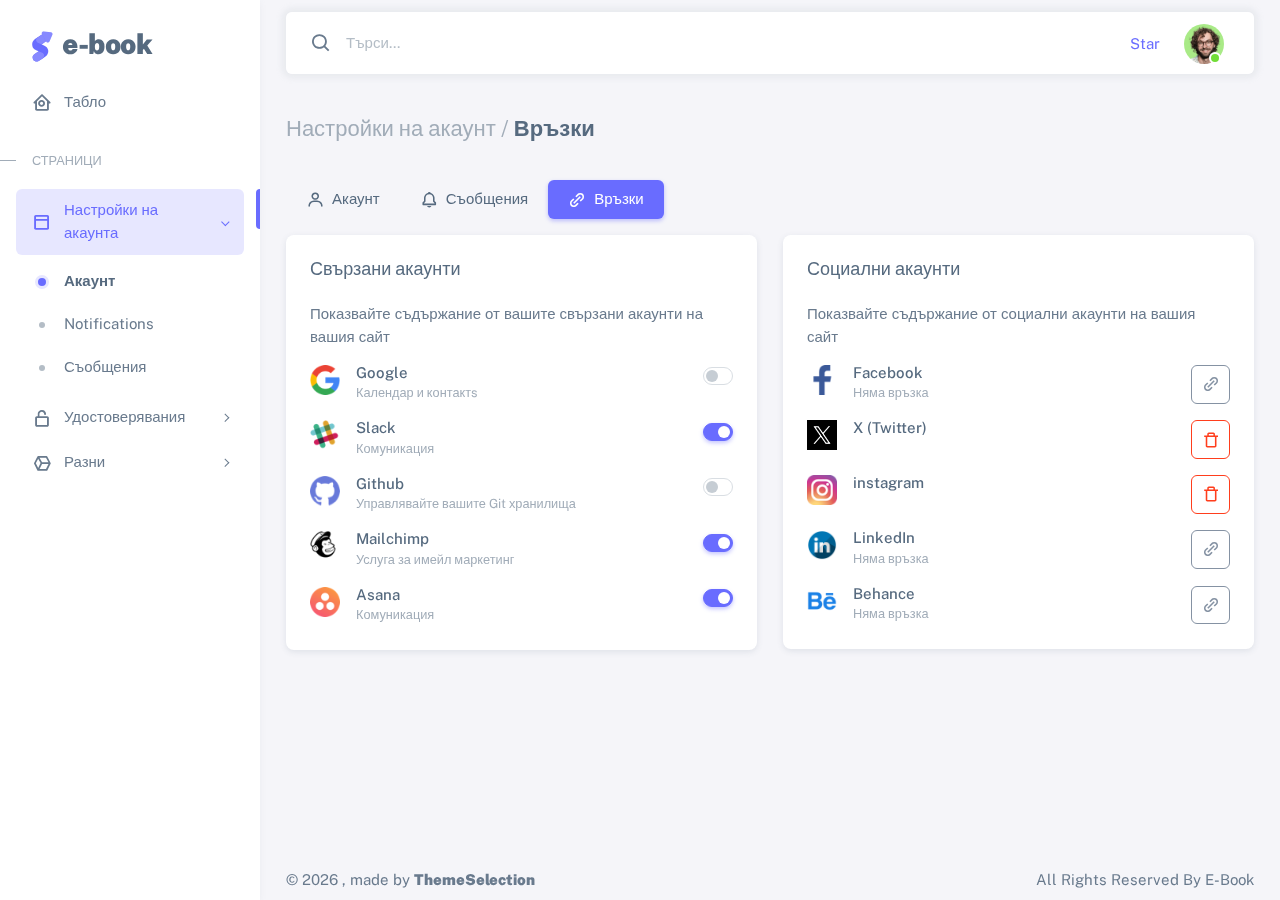
<file: bootstrap/bootstrap/html/pages-account-settings-connections.html>
<!DOCTYPE html>

<!-- =========================================================
* Sneat - Bootstrap 5 HTML Admin Template - Pro | v1.0.0
==============================================================

* Product Page: https://themeselection.com/products/sneat-bootstrap-html-admin-template/
* Created by: ThemeSelection
* License: You must have a valid license purchased in order to legally use the theme for your project.
* Copyright ThemeSelection (https://themeselection.com)

=========================================================
 -->
<!-- beautify ignore:start -->
<html
  lang="en"
  class="light-style layout-menu-fixed"
  dir="ltr"
  data-theme="theme-default"
  data-assets-path="../assets/"
  data-template="vertical-menu-template-free"
>
  <head>
    <meta charset="utf-8" />
    <meta
      name="viewport"
      content="width=device-width, initial-scale=1.0, user-scalable=no, minimum-scale=1.0, maximum-scale=1.0"
    />

    <title>Настройки на акаунта - Страници </title>

    <meta name="description" content="" />

    <!-- Favicon -->
    <link rel="icon" type="image/x-icon" href="../assets/img/favicon/favicon.png" />

    <!-- Fonts -->
    <link rel="preconnect" href="https://fonts.googleapis.com" />
    <link rel="preconnect" href="https://fonts.gstatic.com" crossorigin />
    <link
      href="https://fonts.googleapis.com/css2?family=Public+Sans:ital,wght@0,300;0,400;0,500;0,600;0,700;1,300;1,400;1,500;1,600;1,700&display=swap"
      rel="stylesheet"
    />

    <!-- Icons. Uncomment required icon fonts -->
    <link rel="stylesheet" href="../assets/vendor/fonts/boxicons.css" />

    <!-- Core CSS -->
    <link rel="stylesheet" href="../assets/vendor/css/core.css" class="template-customizer-core-css" />
    <link rel="stylesheet" href="../assets/vendor/css/theme-default.css" class="template-customizer-theme-css" />
    <link rel="stylesheet" href="../assets/css/demo.css" />

    <!-- Vendors CSS -->
    <link rel="stylesheet" href="../assets/vendor/libs/perfect-scrollbar/perfect-scrollbar.css" />

    <!-- Page CSS -->

    <!-- Helpers -->
    <script src="../assets/vendor/js/helpers.js"></script>

    <!--! Template customizer & Theme config files MUST be included after core stylesheets and helpers.js in the <head> section -->
    <!--? Config:  Mandatory theme config file contain global vars & default theme options, Set your preferred theme option in this file.  -->
    <script src="../assets/js/config.js"></script>
  </head>

  <body>
    <!-- Layout wrapper -->
    <div class="layout-wrapper layout-content-navbar">
      <div class="layout-container">
        <!-- Menu -->

        <aside id="layout-menu" class="layout-menu menu-vertical menu bg-menu-theme">
          <div class="app-brand demo">
            <a href="admin.html" class="app-brand-link">
              <span class="app-brand-logo demo">
                <svg
                  width="25"
                  viewBox="0 0 25 42"
                  version="1.1"
                  xmlns="http://www.w3.org/2000/svg"
                  xmlns:xlink="http://www.w3.org/1999/xlink"
                >
                  <defs>
                    <path
                      d="M13.7918663,0.358365126 L3.39788168,7.44174259 C0.566865006,9.69408886 -0.379795268,12.4788597 0.557900856,15.7960551 C0.68998853,16.2305145 1.09562888,17.7872135 3.12357076,19.2293357 C3.8146334,19.7207684 5.32369333,20.3834223 7.65075054,21.2172976 L7.59773219,21.2525164 L2.63468769,24.5493413 C0.445452254,26.3002124 0.0884951797,28.5083815 1.56381646,31.1738486 C2.83770406,32.8170431 5.20850219,33.2640127 7.09180128,32.5391577 C8.347334,32.0559211 11.4559176,30.0011079 16.4175519,26.3747182 C18.0338572,24.4997857 18.6973423,22.4544883 18.4080071,20.2388261 C17.963753,17.5346866 16.1776345,15.5799961 13.0496516,14.3747546 L10.9194936,13.4715819 L18.6192054,7.984237 L13.7918663,0.358365126 Z"
                      id="path-1"
                    ></path>
                    <path
                      d="M5.47320593,6.00457225 C4.05321814,8.216144 4.36334763,10.0722806 6.40359441,11.5729822 C8.61520715,12.571656 10.0999176,13.2171421 10.8577257,13.5094407 L15.5088241,14.433041 L18.6192054,7.984237 C15.5364148,3.11535317 13.9273018,0.573395879 13.7918663,0.358365126 C13.5790555,0.511491653 10.8061687,2.3935607 5.47320593,6.00457225 Z"
                      id="path-3"
                    ></path>
                    <path
                      d="M7.50063644,21.2294429 L12.3234468,23.3159332 C14.1688022,24.7579751 14.397098,26.4880487 13.008334,28.506154 C11.6195701,30.5242593 10.3099883,31.790241 9.07958868,32.3040991 C5.78142938,33.4346997 4.13234973,34 4.13234973,34 C4.13234973,34 2.75489982,33.0538207 2.37032616e-14,31.1614621 C-0.55822714,27.8186216 -0.55822714,26.0572515 -4.05231404e-15,25.8773518 C0.83734071,25.6075023 2.77988457,22.8248993 3.3049379,22.52991 C3.65497346,22.3332504 5.05353963,21.8997614 7.50063644,21.2294429 Z"
                      id="path-4"
                    ></path>
                    <path
                      d="M20.6,7.13333333 L25.6,13.8 C26.2627417,14.6836556 26.0836556,15.9372583 25.2,16.6 C24.8538077,16.8596443 24.4327404,17 24,17 L14,17 C12.8954305,17 12,16.1045695 12,15 C12,14.5672596 12.1403557,14.1461923 12.4,13.8 L17.4,7.13333333 C18.0627417,6.24967773 19.3163444,6.07059163 20.2,6.73333333 C20.3516113,6.84704183 20.4862915,6.981722 20.6,7.13333333 Z"
                      id="path-5"
                    ></path>
                  </defs>
                  <g id="g-app-brand" stroke="none" stroke-width="1" fill="none" fill-rule="evenodd">
                    <g id="Brand-Logo" transform="translate(-27.000000, -15.000000)">
                      <g id="Icon" transform="translate(27.000000, 15.000000)">
                        <g id="Mask" transform="translate(0.000000, 8.000000)">
                          <mask id="mask-2" fill="white">
                            <use xlink:href="#path-1"></use>
                          </mask>
                          <use fill="#696cff" xlink:href="#path-1"></use>
                          <g id="Path-3" mask="url(#mask-2)">
                            <use fill="#696cff" xlink:href="#path-3"></use>
                            <use fill-opacity="0.2" fill="#FFFFFF" xlink:href="#path-3"></use>
                          </g>
                          <g id="Path-4" mask="url(#mask-2)">
                            <use fill="#696cff" xlink:href="#path-4"></use>
                            <use fill-opacity="0.2" fill="#FFFFFF" xlink:href="#path-4"></use>
                          </g>
                        </g>
                        <g
                          id="Triangle"
                          transform="translate(19.000000, 11.000000) rotate(-300.000000) translate(-19.000000, -11.000000) "
                        >
                          <use fill="#696cff" xlink:href="#path-5"></use>
                          <use fill-opacity="0.2" fill="#FFFFFF" xlink:href="#path-5"></use>
                        </g>
                      </g>
                    </g>
                  </g>
                </svg>
              </span>
              <span class="app-brand-text demo menu-text fw-bolder ms-2">E-Book</span>
            </a>

            <a href="javascript:void(0);" class="layout-menu-toggle menu-link text-large ms-auto d-block d-xl-none">
              <i class="bx bx-chevron-left bx-sm align-middle"></i>
            </a>
          </div>

          <div class="menu-inner-shadow"></div>

          <ul class="menu-inner py-1">
            <!-- Dashboard -->
            <li class="menu-item">
              <a href="admin.html" class="menu-link">
                <i class="menu-icon tf-icons bx bx-home-circle"></i>
                <div data-i18n="Analytics">Табло</div>
              </a>
            </li>

 

            <li class="menu-header small text-uppercase">
              <span class="menu-header-text">Страници</span>
            </li>
            <li class="menu-item active open">
              <a href="javascript:void(0);" class="menu-link menu-toggle">
                <i class="menu-icon tf-icons bx bx-dock-top"></i>
                <div data-i18n="Account Settings">Настройки на акаунта</div>
              </a>
              <ul class="menu-sub">
                <li class="menu-item active">
                  <a href="pages-account-settings-account.html" class="menu-link">
                    <div data-i18n="Account">Акаунт</div>
                  </a>
                </li>
                <li class="menu-item">
                  <a href="pages-account-settings-notifications.html" class="menu-link">
                    <div data-i18n="Notifications">Notifications</div>
                  </a>
                </li>
                <li class="menu-item">
                  <a href="pages-account-settings-connections.html" class="menu-link">
                    <div data-i18n="Connections">Съобщения</div>
                  </a>
                </li>
              </ul>
            </li>
            <li class="menu-item">
              <a href="javascript:void(0);" class="menu-link menu-toggle">
                <i class="menu-icon tf-icons bx bx-lock-open-alt"></i>
                <div data-i18n="Authentications">Удостоверявания</div>
              </a>
              <ul class="menu-sub">
                <li class="menu-item">
                  <a href="auth-login-basic.html" class="menu-link" target="_blank">
                    <div data-i18n="Basic">Вход</div>
                  </a>
                </li>
                <li class="menu-item">
                  <a href="auth-register-basic.html" class="menu-link" target="_blank">
                    <div data-i18n="Basic">Регистрация</div>
                  </a>
                </li>
                <li class="menu-item">
                  <a href="auth-forgot-password-basic.html" class="menu-link" target="_blank">
                    <div data-i18n="Basic">Забравена парола</div>
                  </a>
                </li>
              </ul>
            </li>
            <li class="menu-item">
              <a href="javascript:void(0);" class="menu-link menu-toggle">
                <i class="menu-icon tf-icons bx bx-cube-alt"></i>
                <div data-i18n="Misc">Разни</div>
              </a>
              <ul class="menu-sub">
                <li class="menu-item">
                  <a href="pages-misc-error.html" class="menu-link">
                    <div data-i18n="Error">Грешка</div>
                  </a>
                </li>
                <li class="menu-item">
                  <a href="pages-misc-under-maintenance.html" class="menu-link">
                    <div data-i18n="Under Maintenance">Under Maintenance</div>
                  </a>
                </li>
              </ul>
            </li>
            <!-- Misc -->
            
            <li class="menu-item">
              <a
                href="https://github.com/themeselection/sneat-html-admin-template-free/issues"
                target="_blank"
                class="menu-link"
              >
               
              </a>
            </li>
            <li class="menu-item">
              <a
                href="https://themeselection.com/demo/sneat-bootstrap-html-admin-template/documentation/"
                target="_blank"
                class="menu-link"
              >
         
                
              </a>
            </li>
          </ul>
        </aside>
        <!-- / Menu -->

        <!-- Layout container -->
        <div class="layout-page">
          <!-- Navbar -->

          <nav
            class="layout-navbar container-xxl navbar navbar-expand-xl navbar-detached align-items-center bg-navbar-theme"
            id="layout-navbar"
          >
            <div class="layout-menu-toggle navbar-nav align-items-xl-center me-3 me-xl-0 d-xl-none">
              <a class="nav-item nav-link px-0 me-xl-4" href="javascript:void(0)">
                <i class="bx bx-menu bx-sm"></i>
              </a>
            </div>

            <div class="navbar-nav-right d-flex align-items-center" id="navbar-collapse">
              <!-- Search -->
              <div class="navbar-nav align-items-center">
                <div class="nav-item d-flex align-items-center">
                  <i class="bx bx-search fs-4 lh-0"></i>
                  <input
                    type="text"
                    class="form-control border-0 shadow-none"
                    placeholder="Търси..."
                    aria-label="Search..."
                  />
                </div>
              </div>
              <!-- /Search -->

              <ul class="navbar-nav flex-row align-items-center ms-auto">
                <!-- Place this tag where you want the button to render. -->
                <li class="nav-item lh-1 me-3">
                  <a
                    class="github-button"
                    href="https://github.com/StanimirNaydenov/E-Book"
                    data-icon="octicon-star"
                    data-size="large"
                    data-show-count="true"
                    aria-label="Star themeselection/sneat-html-admin-template-free on GitHub"
                    >Star</a
                  >
                </li>

                <!-- User -->
                <li class="nav-item navbar-dropdown dropdown-user dropdown">
                  <a class="nav-link dropdown-toggle hide-arrow" href="javascript:void(0);" data-bs-toggle="dropdown">
                    <div class="avatar avatar-online">
                      <img src="../assets/img/avatars/5.png" alt class="w-px-40 h-auto rounded-circle" />
                    </div>
                  </a>
                  <ul class="dropdown-menu dropdown-menu-end">
                    <li>
                      <a class="dropdown-item" href="#">
                        <div class="d-flex">
                          <div class="flex-shrink-0 me-3">
                            <div class="avatar avatar-online">
                              <img src="../assets/img/avatars/5.png" alt class="w-px-40 h-auto rounded-circle" />
                            </div>
                          </div>
                          <div class="flex-grow-1">
                            <span class="fw-semibold d-block">Станимир Найденов</span>
                            <small class="text-muted">Администратор</small>
                          </div>
                        </div>
                      </a>
                    </li>
                    <li>
                      <div class="dropdown-divider"></div>
                    </li>
                    <li>
                      <a class="dropdown-item" href="#">
                        <i class="bx bx-user me-2"></i>
                        <span class="align-middle">Моя профил</span>
                      </a>
                    </li>
                    <li>
                      <a class="dropdown-item" href="#">
                        <i class="bx bx-cog me-2"></i>
                        <span class="align-middle">Настройки</span>
                      </a>
                    </li>
                    <li>
                      <a class="dropdown-item" href="#">
                        <span class="d-flex align-items-center align-middle">
                          <i class="flex-shrink-0 bx bx-credit-card me-2"></i>
                          <span class="flex-grow-1 align-middle">Таксуване</span>
                          <span class="flex-shrink-0 badge badge-center rounded-pill bg-danger w-px-20 h-px-20">4</span>
                        </span>
                      </a>
                    </li>
                    <li>
                      <div class="dropdown-divider"></div>
                    </li>
                    <li>
                      <a class="dropdown-item" href="auth-login-basic.html">
                        <i class="bx bx-power-off me-2"></i>
                        <span class="align-middle">Изход</span>
                      </a>
                    </li>
                  </ul>
                </li>
                <!--/ User -->
              </ul>
            </div>
          </nav>

          <!-- / Navbar -->

          <!-- Content wrapper -->
          <div class="content-wrapper">
            <!-- Content -->

            <div class="container-xxl flex-grow-1 container-p-y">
              <h4 class="fw-bold py-3 mb-4">
                <span class="text-muted fw-light">Настройки на акаунт / </span> Връзки
              </h4>

              <div class="row">
                <div class="col-md-12">
                  <ul class="nav nav-pills flex-column flex-md-row mb-3">
                    <li class="nav-item">
                      <a class="nav-link" href="pages-account-settings-account.html"
                        ><i class="bx bx-user me-1"></i> Акаунт</a
                      >
                    </li>
                    <li class="nav-item">
                      <a class="nav-link" href="pages-account-settings-notifications.html"
                        ><i class="bx bx-bell me-1"></i> Съобщения</a
                      >
                    </li>
                    <li class="nav-item">
                      <a class="nav-link active" href="javascript:void(0);"
                        ><i class="bx bx-link-alt me-1"></i> Връзки</a
                      >
                    </li>
                  </ul>
                  <div class="row">
                    <div class="col-md-6 col-12 mb-md-0 mb-4">
                      <div class="card">
                        <h5 class="card-header">Свързани акаунти</h5>
                        <div class="card-body">
                          <p>Показвайте съдържание от вашите свързани акаунти на вашия сайт</p>
                          <!-- Connections -->
                          <div class="d-flex mb-3">
                            <div class="flex-shrink-0">
                              <img src="../assets/img/icons/brands/google.png" alt="google" class="me-3" height="30" />
                            </div>
                            <div class="flex-grow-1 row">
                              <div class="col-9 mb-sm-0 mb-2">
                                <h6 class="mb-0">Google</h6>
                                <small class="text-muted">Календар и контактs</small>
                              </div>
                              <div class="col-3 text-end">
                                <div class="form-check form-switch">
                                  <input class="form-check-input float-end" type="checkbox" role="switch" />
                                </div>
                              </div>
                            </div>
                          </div>
                          <div class="d-flex mb-3">
                            <div class="flex-shrink-0">
                              <img src="../assets/img/icons/brands/slack.png" alt="slack" class="me-3" height="30" />
                            </div>
                            <div class="flex-grow-1 row">
                              <div class="col-9 mb-sm-0 mb-2">
                                <h6 class="mb-0">Slack</h6>
                                <small class="text-muted">Комуникация</small>
                              </div>
                              <div class="col-3 text-end">
                                <div class="form-check form-switch">
                                  <input class="form-check-input float-end" type="checkbox" role="switch" checked />
                                </div>
                              </div>
                            </div>
                          </div>
                          <div class="d-flex mb-3">
                            <div class="flex-shrink-0">
                              <img src="../assets/img/icons/brands/github.png" alt="github" class="me-3" height="30" />
                            </div>
                            <div class="flex-grow-1 row">
                              <div class="col-9 mb-sm-0 mb-2">
                                <h6 class="mb-0">Github</h6>
                                <small class="text-muted">Управлявайте вашите Git хранилища</small>
                              </div>
                              <div class="col-3 text-end">
                                <div class="form-check form-switch">
                                  <input class="form-check-input float-end" type="checkbox" role="switch" />
                                </div>
                              </div>
                            </div>
                          </div>
                          <div class="d-flex mb-3">
                            <div class="flex-shrink-0">
                              <img
                                src="../assets/img/icons/brands/mailchimp.png"
                                alt="mailchimp"
                                class="me-3"
                                height="30"
                              />
                            </div>
                            <div class="flex-grow-1 row">
                              <div class="col-9 mb-sm-0 mb-2">
                                <h6 class="mb-0">Mailchimp</h6>
                                <small class="text-muted">Услуга за имейл маркетинг</small>
                              </div>
                              <div class="col-3 text-end">
                                <div class="form-check form-switch">
                                  <input class="form-check-input float-end" type="checkbox" role="switch" checked />
                                </div>
                              </div>
                            </div>
                          </div>
                          <div class="d-flex">
                            <div class="flex-shrink-0">
                              <img src="../assets/img/icons/brands/asana.png" alt="asana" class="me-3" height="30" />
                            </div>
                            <div class="flex-grow-1 row">
                              <div class="col-9 mb-sm-0 mb-2">
                                <h6 class="mb-0">Asana</h6>
                                <small class="text-muted">Комуникация</small>
                              </div>
                              <div class="col-3 text-end">
                                <div class="form-check form-switch">
                                  <input class="form-check-input float-end" type="checkbox" role="switch" checked />
                                </div>
                              </div>
                            </div>
                          </div>
                          <!-- /Connections -->
                        </div>
                      </div>
                    </div>
                    <div class="col-md-6 col-12">
                      <div class="card">
                        <h5 class="card-header">Социални акаунти</h5>
                        <div class="card-body">
                          <p>Показвайте съдържание от социални акаунти на вашия сайт</p>
                          <!-- Social Accounts -->
                          <div class="d-flex mb-3">
                            <div class="flex-shrink-0">
                              <img
                                src="../assets/img/icons/brands/facebook.png"
                                alt="facebook"
                                class="me-3"
                                height="30"
                              />
                            </div>
                            <div class="flex-grow-1 row">
                              <div class="col-8 col-sm-7 mb-sm-0 mb-2">
                                <h6 class="mb-0">Facebook</h6>
                                <small class="text-muted">Няма връзка</small>
                              </div>
                              <div class="col-4 col-sm-5 text-end">
                                <button type="button" class="btn btn-icon btn-outline-secondary">
                                  <i class="bx bx-link-alt"></i>
                                </button>
                              </div>
                            </div>
                          </div>
                          <div class="d-flex mb-3">
                            <div class="flex-shrink-0">
                              <img
                                src="../assets/img/icons/brands/изтеглен файл.png"
                                alt="twitter"
                                class="me-3"
                                height="30"
                              />
                            </div>
                            <div class="flex-grow-1 row">
                              <div class="col-8 col-sm-7 mb-sm-0 mb-2">
                                <h6 class="mb-0">X (Twitter)</h6>
                                <a href="https://twitter.com/" target="_blank"></a>
                              </div>
                              <div class="col-4 col-sm-5 text-end">
                                <button type="button" class="btn btn-icon btn-outline-danger">
                                  <i class="bx bx-trash-alt"></i>
                                </button>
                              </div>
                            </div>
                          </div>
                          <div class="d-flex mb-3">
                            <div class="flex-shrink-0">
                              <img
                                src="../assets/img/icons/brands/instagram.png"
                                alt="instagram"
                                class="me-3"
                                height="30"
                              />
                            </div>
                            <div class="flex-grow-1 row">
                              <div class="col-8 col-sm-7 mb-sm-0 mb-2">
                                <h6 class="mb-0">instagram</h6>
                                <a href="https://www.instagram.com" target="_blank"></a>
                              </div>
                              <div class="col-4 col-sm-5 text-end">
                                <button type="button" class="btn btn-icon btn-outline-danger">
                                  <i class="bx bx-trash-alt"></i>
                                </button>
                              </div>
                            </div>
                          </div>
                          <div class="d-flex mb-3">
                            <div class="flex-shrink-0">
                              <img
                                src="../assets/img/icons/brands/linkin_logo_icon_154491.png"
                                alt="dribbble"
                                class="me-3"
                                height="30"
                              />
                            </div>
                            <div class="flex-grow-1 row">
                              <div class="col-8 col-sm-7 mb-sm-0 mb-2">
                                <h6 class="mb-0">LinkedIn</h6>
                                <small class="text-muted">Няма връзка</small>
                              </div>
                              <div class="col-4 col-sm-5 text-end">
                                <button type="button" class="btn btn-icon btn-outline-secondary">
                                  <i class="bx bx-link-alt"></i>
                                </button>
                              </div>
                            </div>
                          </div>
                          <div class="d-flex">
                            <div class="flex-shrink-0">
                              <img
                                src="../assets/img/icons/brands/behance.png"
                                alt="behance"
                                class="me-3"
                                height="30"
                              />
                            </div>
                            <div class="flex-grow-1 row">
                              <div class="col-8 col-sm-7 mb-sm-0 mb-2">
                                <h6 class="mb-0">Behance</h6>
                                <small class="text-muted">Няма връзка</small>
                              </div>
                              <div class="col-4 col-sm-5 text-end">
                                <button type="button" class="btn btn-icon btn-outline-secondary">
                                  <i class="bx bx-link-alt"></i>
                                </button>
                              </div>
                            </div>
                          </div>
                          <!-- /Social Accounts -->
                        </div>
                      </div>
                    </div>
                  </div>
                </div>
              </div>
            </div>
            <!-- / Content -->

            <!-- Footer -->
            <footer class="content-footer footer bg-footer-theme">
              <div class="container-xxl d-flex flex-wrap justify-content-between py-2 flex-md-row flex-column">
                <div class="mb-2 mb-md-0">
                  ©
                  <script>
                    document.write(new Date().getFullYear());
                  </script>
                  , made by
                  <a href="https://themeselection.com" target="_blank" class="footer-link fw-bolder">ThemeSelection</a>
                </div>
                <div>
                  <a
            
                    >All Rights Reserved By E-Book</a
                  >
                </div>
              </div>
            </footer>
            <!-- / Footer -->

            <div class="content-backdrop fade"></div>
          </div>
          <!-- Content wrapper -->
        </div>
        <!-- / Layout page -->
      </div>

      <!-- Overlay -->
      <div class="layout-overlay layout-menu-toggle"></div>
    </div>
    <!-- / Layout wrapper -->


    <!-- Core JS -->
    <!-- build:js assets/vendor/js/core.js -->
    <script src="../assets/vendor/libs/jquery/jquery.js"></script>
    <script src="../assets/vendor/libs/popper/popper.js"></script>
    <script src="../assets/vendor/js/bootstrap.js"></script>
    <script src="../assets/vendor/libs/perfect-scrollbar/perfect-scrollbar.js"></script>

    <script src="../assets/vendor/js/menu.js"></script>
    <!-- endbuild -->

    <!-- Vendors JS -->

    <!-- Main JS -->
    <script src="../assets/js/main.js"></script>

    <!-- Page JS -->

    <!-- Place this tag in your head or just before your close body tag. -->
    <script async defer src="https://buttons.github.io/buttons.js"></script>
  </body>
</html>
</file>
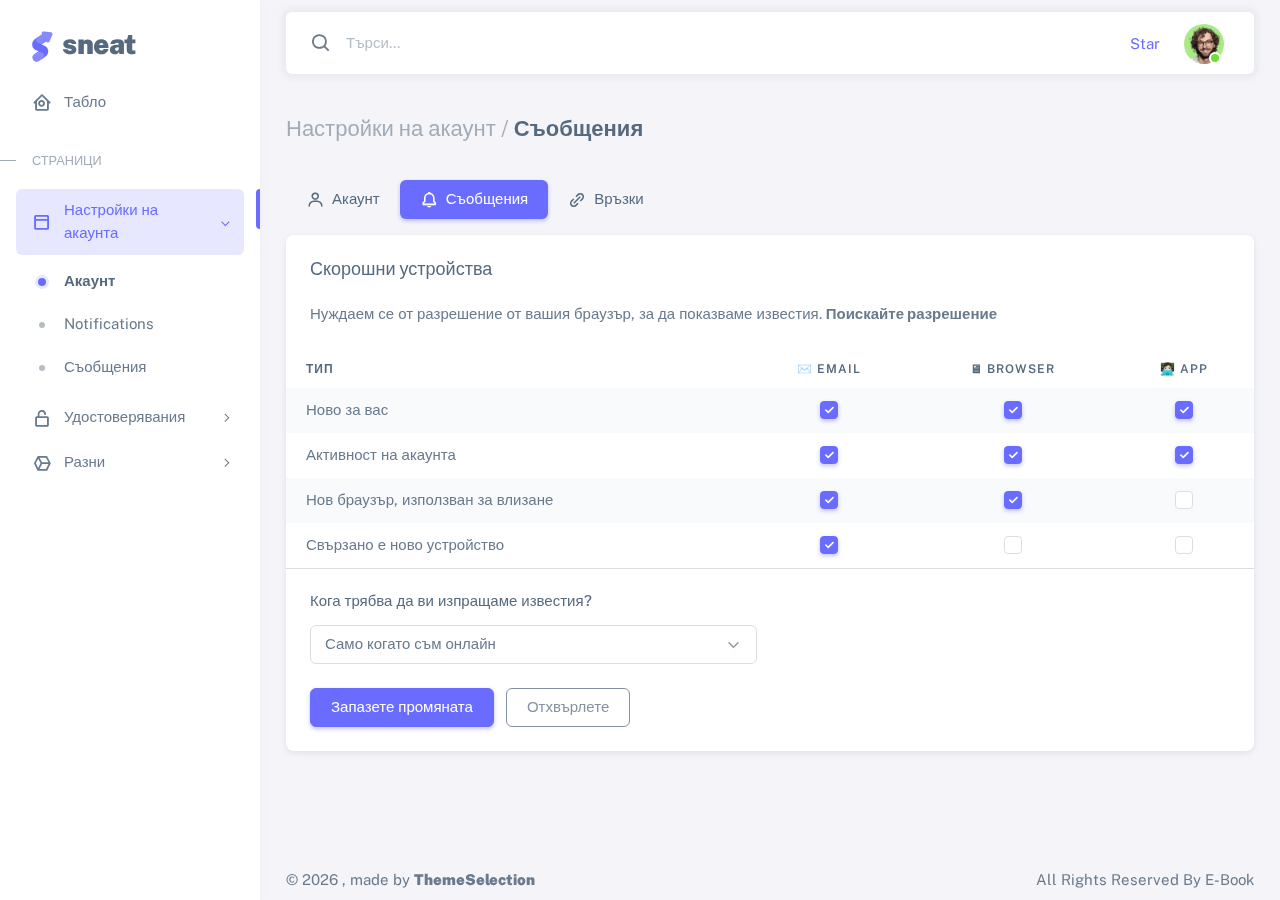
<file: bootstrap/bootstrap/html/pages-account-settings-notifications.html>
<!DOCTYPE html>

<!-- =========================================================
* Sneat - Bootstrap 5 HTML Admin Template - Pro | v1.0.0
==============================================================

* Product Page: https://themeselection.com/products/sneat-bootstrap-html-admin-template/
* Created by: ThemeSelection
* License: You must have a valid license purchased in order to legally use the theme for your project.
* Copyright ThemeSelection (https://themeselection.com)

=========================================================
 -->
<!-- beautify ignore:start -->
<html
  lang="en"
  class="light-style layout-menu-fixed"
  dir="ltr"
  data-theme="theme-default"
  data-assets-path="../assets/"
  data-template="vertical-menu-template-free"
>
  <head>
    <meta charset="utf-8" />
    <meta
      name="viewport"
      content="width=device-width, initial-scale=1.0, user-scalable=no, minimum-scale=1.0, maximum-scale=1.0"
    />

    <title>Настройки на акаунта - Страници </title>

    <meta name="description" content="" />

    <!-- Favicon -->
    <link rel="icon" type="image/x-icon" href="../assets/img/favicon/favicon.png" />

    <!-- Fonts -->
    <link rel="preconnect" href="https://fonts.googleapis.com" />
    <link rel="preconnect" href="https://fonts.gstatic.com" crossorigin />
    <link
      href="https://fonts.googleapis.com/css2?family=Public+Sans:ital,wght@0,300;0,400;0,500;0,600;0,700;1,300;1,400;1,500;1,600;1,700&display=swap"
      rel="stylesheet"
    />

    <!-- Icons. Uncomment required icon fonts -->
    <link rel="stylesheet" href="../assets/vendor/fonts/boxicons.css" />

    <!-- Core CSS -->
    <link rel="stylesheet" href="../assets/vendor/css/core.css" class="template-customizer-core-css" />
    <link rel="stylesheet" href="../assets/vendor/css/theme-default.css" class="template-customizer-theme-css" />
    <link rel="stylesheet" href="../assets/css/demo.css" />

    <!-- Vendors CSS -->
    <link rel="stylesheet" href="../assets/vendor/libs/perfect-scrollbar/perfect-scrollbar.css" />

    <!-- Page CSS -->

    <!-- Helpers -->
    <script src="../assets/vendor/js/helpers.js"></script>

    <!--! Template customizer & Theme config files MUST be included after core stylesheets and helpers.js in the <head> section -->
    <!--? Config:  Mandatory theme config file contain global vars & default theme options, Set your preferred theme option in this file.  -->
    <script src="../assets/js/config.js"></script>
  </head>

  <body>
    <!-- Layout wrapper -->
    <div class="layout-wrapper layout-content-navbar">
      <div class="layout-container">
        <!-- Menu -->

        <aside id="layout-menu" class="layout-menu menu-vertical menu bg-menu-theme">
          <div class="app-brand demo">
            <a href="admin.html" class="app-brand-link">
              <span class="app-brand-logo demo">
                <svg
                  width="25"
                  viewBox="0 0 25 42"
                  version="1.1"
                  xmlns="http://www.w3.org/2000/svg"
                  xmlns:xlink="http://www.w3.org/1999/xlink"
                >
                  <defs>
                    <path
                      d="M13.7918663,0.358365126 L3.39788168,7.44174259 C0.566865006,9.69408886 -0.379795268,12.4788597 0.557900856,15.7960551 C0.68998853,16.2305145 1.09562888,17.7872135 3.12357076,19.2293357 C3.8146334,19.7207684 5.32369333,20.3834223 7.65075054,21.2172976 L7.59773219,21.2525164 L2.63468769,24.5493413 C0.445452254,26.3002124 0.0884951797,28.5083815 1.56381646,31.1738486 C2.83770406,32.8170431 5.20850219,33.2640127 7.09180128,32.5391577 C8.347334,32.0559211 11.4559176,30.0011079 16.4175519,26.3747182 C18.0338572,24.4997857 18.6973423,22.4544883 18.4080071,20.2388261 C17.963753,17.5346866 16.1776345,15.5799961 13.0496516,14.3747546 L10.9194936,13.4715819 L18.6192054,7.984237 L13.7918663,0.358365126 Z"
                      id="path-1"
                    ></path>
                    <path
                      d="M5.47320593,6.00457225 C4.05321814,8.216144 4.36334763,10.0722806 6.40359441,11.5729822 C8.61520715,12.571656 10.0999176,13.2171421 10.8577257,13.5094407 L15.5088241,14.433041 L18.6192054,7.984237 C15.5364148,3.11535317 13.9273018,0.573395879 13.7918663,0.358365126 C13.5790555,0.511491653 10.8061687,2.3935607 5.47320593,6.00457225 Z"
                      id="path-3"
                    ></path>
                    <path
                      d="M7.50063644,21.2294429 L12.3234468,23.3159332 C14.1688022,24.7579751 14.397098,26.4880487 13.008334,28.506154 C11.6195701,30.5242593 10.3099883,31.790241 9.07958868,32.3040991 C5.78142938,33.4346997 4.13234973,34 4.13234973,34 C4.13234973,34 2.75489982,33.0538207 2.37032616e-14,31.1614621 C-0.55822714,27.8186216 -0.55822714,26.0572515 -4.05231404e-15,25.8773518 C0.83734071,25.6075023 2.77988457,22.8248993 3.3049379,22.52991 C3.65497346,22.3332504 5.05353963,21.8997614 7.50063644,21.2294429 Z"
                      id="path-4"
                    ></path>
                    <path
                      d="M20.6,7.13333333 L25.6,13.8 C26.2627417,14.6836556 26.0836556,15.9372583 25.2,16.6 C24.8538077,16.8596443 24.4327404,17 24,17 L14,17 C12.8954305,17 12,16.1045695 12,15 C12,14.5672596 12.1403557,14.1461923 12.4,13.8 L17.4,7.13333333 C18.0627417,6.24967773 19.3163444,6.07059163 20.2,6.73333333 C20.3516113,6.84704183 20.4862915,6.981722 20.6,7.13333333 Z"
                      id="path-5"
                    ></path>
                  </defs>
                  <g id="g-app-brand" stroke="none" stroke-width="1" fill="none" fill-rule="evenodd">
                    <g id="Brand-Logo" transform="translate(-27.000000, -15.000000)">
                      <g id="Icon" transform="translate(27.000000, 15.000000)">
                        <g id="Mask" transform="translate(0.000000, 8.000000)">
                          <mask id="mask-2" fill="white">
                            <use xlink:href="#path-1"></use>
                          </mask>
                          <use fill="#696cff" xlink:href="#path-1"></use>
                          <g id="Path-3" mask="url(#mask-2)">
                            <use fill="#696cff" xlink:href="#path-3"></use>
                            <use fill-opacity="0.2" fill="#FFFFFF" xlink:href="#path-3"></use>
                          </g>
                          <g id="Path-4" mask="url(#mask-2)">
                            <use fill="#696cff" xlink:href="#path-4"></use>
                            <use fill-opacity="0.2" fill="#FFFFFF" xlink:href="#path-4"></use>
                          </g>
                        </g>
                        <g
                          id="Triangle"
                          transform="translate(19.000000, 11.000000) rotate(-300.000000) translate(-19.000000, -11.000000) "
                        >
                          <use fill="#696cff" xlink:href="#path-5"></use>
                          <use fill-opacity="0.2" fill="#FFFFFF" xlink:href="#path-5"></use>
                        </g>
                      </g>
                    </g>
                  </g>
                </svg>
              </span>
              <span class="app-brand-text demo menu-text fw-bolder ms-2">Sneat</span>
            </a>

            <a href="javascript:void(0);" class="layout-menu-toggle menu-link text-large ms-auto d-block d-xl-none">
              <i class="bx bx-chevron-left bx-sm align-middle"></i>
            </a>
          </div>

          <div class="menu-inner-shadow"></div>

          <ul class="menu-inner py-1">
            <!-- Dashboard -->
            <li class="menu-item">
              <a href="admin.html" class="menu-link">
                <i class="menu-icon tf-icons bx bx-home-circle"></i>
                <div data-i18n="Analytics">Табло</div>
              </a>
            </li>

 

            <li class="menu-header small text-uppercase">
              <span class="menu-header-text">Страници</span>
            </li>
            <li class="menu-item active open">
              <a href="javascript:void(0);" class="menu-link menu-toggle">
                <i class="menu-icon tf-icons bx bx-dock-top"></i>
                <div data-i18n="Account Settings">Настройки на акаунта</div>
              </a>
              <ul class="menu-sub">
                <li class="menu-item active">
                  <a href="pages-account-settings-account.html" class="menu-link">
                    <div data-i18n="Account">Акаунт</div>
                  </a>
                </li>
                <li class="menu-item">
                  <a href="pages-account-settings-notifications.html" class="menu-link">
                    <div data-i18n="Notifications">Notifications</div>
                  </a>
                </li>
                <li class="menu-item">
                  <a href="pages-account-settings-connections.html" class="menu-link">
                    <div data-i18n="Connections">Съобщения</div>
                  </a>
                </li>
              </ul>
            </li>
            <li class="menu-item">
              <a href="javascript:void(0);" class="menu-link menu-toggle">
                <i class="menu-icon tf-icons bx bx-lock-open-alt"></i>
                <div data-i18n="Authentications">Удостоверявания</div>
              </a>
              <ul class="menu-sub">
                <li class="menu-item">
                  <a href="auth-login-basic.html" class="menu-link" target="_blank">
                    <div data-i18n="Basic">Вход</div>
                  </a>
                </li>
                <li class="menu-item">
                  <a href="auth-register-basic.html" class="menu-link" target="_blank">
                    <div data-i18n="Basic">Регистрация</div>
                  </a>
                </li>
                <li class="menu-item">
                  <a href="auth-forgot-password-basic.html" class="menu-link" target="_blank">
                    <div data-i18n="Basic">Забравена парола</div>
                  </a>
                </li>
              </ul>
            </li>
            <li class="menu-item">
              <a href="javascript:void(0);" class="menu-link menu-toggle">
                <i class="menu-icon tf-icons bx bx-cube-alt"></i>
                <div data-i18n="Misc">Разни</div>
              </a>
              <ul class="menu-sub">
                <li class="menu-item">
                  <a href="pages-misc-error.html" class="menu-link">
                    <div data-i18n="Error">Грешка</div>
                  </a>
                </li>
                <li class="menu-item">
                  <a href="pages-misc-under-maintenance.html" class="menu-link">
                    <div data-i18n="Under Maintenance">Under Maintenance</div>
                  </a>
                </li>
              </ul>
            </li>
            <!-- Misc -->
            <li class="menu-item">
              <a
                href="https://github.com/themeselection/sneat-html-admin-template-free/issues"
                target="_blank"
                class="menu-link"
              >
              
              </a>
            </li>
            <li class="menu-item">
              <a
                href="https://themeselection.com/demo/sneat-bootstrap-html-admin-template/documentation/"
                target="_blank"
                class="menu-link"
              >
              
              </a>
            </li>
          </ul>
        </aside>
        <!-- / Menu -->

        <!-- Layout container -->
        <div class="layout-page">
          <!-- Navbar -->

          <nav
            class="layout-navbar container-xxl navbar navbar-expand-xl navbar-detached align-items-center bg-navbar-theme"
            id="layout-navbar"
          >
            <div class="layout-menu-toggle navbar-nav align-items-xl-center me-3 me-xl-0 d-xl-none">
              <a class="nav-item nav-link px-0 me-xl-4" href="javascript:void(0)">
                <i class="bx bx-menu bx-sm"></i>
              </a>
            </div>

            <div class="navbar-nav-right d-flex align-items-center" id="navbar-collapse">
              <!-- Search -->
              <div class="navbar-nav align-items-center">
                <div class="nav-item d-flex align-items-center">
                  <i class="bx bx-search fs-4 lh-0"></i>
                  <input
                    type="text"
                    class="form-control border-0 shadow-none"
                    placeholder="Търси..."
                    aria-label="Search..."
                  />
                </div>
              </div>
              <!-- /Search -->

              <ul class="navbar-nav flex-row align-items-center ms-auto">
                <!-- Place this tag where you want the button to render. -->
                <li class="nav-item lh-1 me-3">
                  <a
                    class="github-button"
                    href="https://github.com/StanimirNaydenov/E-Book"
                    data-icon="octicon-star"
                    data-size="large"
                    data-show-count="true"
                    aria-label="Star themeselection/sneat-html-admin-template-free on GitHub"
                    >Star</a
                  >
                </li>

                <!-- User -->
                <li class="nav-item navbar-dropdown dropdown-user dropdown">
                  <a class="nav-link dropdown-toggle hide-arrow" href="javascript:void(0);" data-bs-toggle="dropdown">
                    <div class="avatar avatar-online">
                      <img src="../assets/img/avatars/5.png" alt class="w-px-40 h-auto rounded-circle" />
                    </div>
                  </a>
                  <ul class="dropdown-menu dropdown-menu-end">
                    <li>
                      <a class="dropdown-item" href="#">
                        <div class="d-flex">
                          <div class="flex-shrink-0 me-3">
                            <div class="avatar avatar-online">
                              <img src="../assets/img/avatars/5.png" alt class="w-px-40 h-auto rounded-circle" />
                            </div>
                          </div>
                          <div class="flex-grow-1">
                            <span class="fw-semibold d-block">Станимир Найденов</span>
                            <small class="text-muted">Администратор</small>
                          </div>
                        </div>
                      </a>
                    </li>
                    <li>
                      <div class="dropdown-divider"></div>
                    </li>
                    <li>
                      <a class="dropdown-item" href="#">
                        <i class="bx bx-user me-2"></i>
                        <span class="align-middle">Моя профил</span>
                      </a>
                    </li>
                    <li>
                      <a class="dropdown-item" href="#">
                        <i class="bx bx-cog me-2"></i>
                        <span class="align-middle">Настройки</span>
                      </a>
                    </li>
                    <li>
                      <a class="dropdown-item" href="#">
                        <span class="d-flex align-items-center align-middle">
                          <i class="flex-shrink-0 bx bx-credit-card me-2"></i>
                          <span class="flex-grow-1 align-middle">Таксуване</span>
                          <span class="flex-shrink-0 badge badge-center rounded-pill bg-danger w-px-20 h-px-20">4</span>
                        </span>
                      </a>
                    </li>
                    <li>
                      <div class="dropdown-divider"></div>
                    </li>
                    <li>
                      <a class="dropdown-item" href="auth-login-basic.html">
                        <i class="bx bx-power-off me-2"></i>
                        <span class="align-middle">Изход</span>
                      </a>
                    </li>
                  </ul>
                </li>
                <!--/ User -->
              </ul>
            </div>
          </nav>

          <!-- / Navbar -->

          <!-- Content wrapper -->
          <div class="content-wrapper">
            <!-- Content -->

            <div class="container-xxl flex-grow-1 container-p-y">
              <h4 class="fw-bold py-3 mb-4">
                <span class="text-muted fw-light">Настройки на акаунт /</span> Съобщения
              </h4>

              <div class="row">
                <div class="col-md-12">
                  <ul class="nav nav-pills flex-column flex-md-row mb-3">
                    <li class="nav-item">
                      <a class="nav-link" href="pages-account-settings-account.html"
                        ><i class="bx bx-user me-1"></i> Акаунт</a
                      >
                    </li>
                    <li class="nav-item">
                      <a class="nav-link active" href="javascript:void(0);"
                        ><i class="bx bx-bell me-1"></i> Съобщения</a
                      >
                    </li>
                    <li class="nav-item">
                      <a class="nav-link" href="pages-account-settings-connections.html"
                        ><i class="bx bx-link-alt me-1"></i> Връзки</a
                      >
                    </li>
                  </ul>
                  <div class="card">
                    <!-- Notifications -->
                    <h5 class="card-header">Скорошни устройства</h5>
                    <div class="card-body">
                      <span
                        >Нуждаем се от разрешение от вашия браузър, за да показваме известия.
                        <span class="notificationRequest"><strong>Поискайте разрешение</strong></span></span
                      >
                      <div class="error"></div>
                    </div>
                    <div class="table-responsive">
                      <table class="table table-striped table-borderless border-bottom">
                        <thead>
                          <tr>
                            <th class="text-nowrap">Тип</th>
                            <th class="text-nowrap text-center">✉️ Email</th>
                            <th class="text-nowrap text-center">🖥 Browser</th>
                            <th class="text-nowrap text-center">👩🏻‍💻 App</th>
                          </tr>
                        </thead>
                        <tbody>
                          <tr>
                            <td class="text-nowrap">Ново за вас</td>
                            <td>
                              <div class="form-check d-flex justify-content-center">
                                <input class="form-check-input" type="checkbox" id="defaultCheck1" checked />
                              </div>
                            </td>
                            <td>
                              <div class="form-check d-flex justify-content-center">
                                <input class="form-check-input" type="checkbox" id="defaultCheck2" checked />
                              </div>
                            </td>
                            <td>
                              <div class="form-check d-flex justify-content-center">
                                <input class="form-check-input" type="checkbox" id="defaultCheck3" checked />
                              </div>
                            </td>
                          </tr>
                          <tr>
                            <td class="text-nowrap">Активност на акаунта</td>
                            <td>
                              <div class="form-check d-flex justify-content-center">
                                <input class="form-check-input" type="checkbox" id="defaultCheck4" checked />
                              </div>
                            </td>
                            <td>
                              <div class="form-check d-flex justify-content-center">
                                <input class="form-check-input" type="checkbox" id="defaultCheck5" checked />
                              </div>
                            </td>
                            <td>
                              <div class="form-check d-flex justify-content-center">
                                <input class="form-check-input" type="checkbox" id="defaultCheck6" checked />
                              </div>
                            </td>
                          </tr>
                          <tr>
                            <td class="text-nowrap">Нов браузър, използван за влизане</td>
                            <td>
                              <div class="form-check d-flex justify-content-center">
                                <input class="form-check-input" type="checkbox" id="defaultCheck7" checked />
                              </div>
                            </td>
                            <td>
                              <div class="form-check d-flex justify-content-center">
                                <input class="form-check-input" type="checkbox" id="defaultCheck8" checked />
                              </div>
                            </td>
                            <td>
                              <div class="form-check d-flex justify-content-center">
                                <input class="form-check-input" type="checkbox" id="defaultCheck9" />
                              </div>
                            </td>
                          </tr>
                          <tr>
                            <td class="text-nowrap">Свързано е ново устройство</td>
                            <td>
                              <div class="form-check d-flex justify-content-center">
                                <input class="form-check-input" type="checkbox" id="defaultCheck10" checked />
                              </div>
                            </td>
                            <td>
                              <div class="form-check d-flex justify-content-center">
                                <input class="form-check-input" type="checkbox" id="defaultCheck11" />
                              </div>
                            </td>
                            <td>
                              <div class="form-check d-flex justify-content-center">
                                <input class="form-check-input" type="checkbox" id="defaultCheck12" />
                              </div>
                            </td>
                          </tr>
                        </tbody>
                      </table>
                    </div>
                    <div class="card-body">
                      <h6>Кога трябва да ви изпращаме известия?</h6>
                      <form action="javascript:void(0);">
                        <div class="row">
                          <div class="col-sm-6">
                            <select id="sendNotification" class="form-select" name="sendNotification">
                              <option selected>Само когато съм онлайн</option>
                              <option>По всяко време</option>
                            </select>
                          </div>
                          <div class="mt-4">
                            <button type="submit" class="btn btn-primary me-2">Запазете промяната</button>
                            <button type="reset" class="btn btn-outline-secondary">Отхвърлете</button>
                          </div>
                        </div>
                      </form>
                    </div>
                    <!-- /Notifications -->
                  </div>
                </div>
              </div>
            </div>
            <!-- / Content -->

            <!-- Footer -->
            <footer class="content-footer footer bg-footer-theme">
              <div class="container-xxl d-flex flex-wrap justify-content-between py-2 flex-md-row flex-column">
                <div class="mb-2 mb-md-0">
                  ©
                  <script>
                    document.write(new Date().getFullYear());
                  </script>
                  , made by
                  <a href="https://themeselection.com" target="_blank" class="footer-link fw-bolder">ThemeSelection</a>
                </div>
                <div>
                  <a
            
                    >All Rights Reserved By E-Book</a
                  > 
                </div>
              </div>
            </footer>
            <!-- / Footer -->

            <div class="content-backdrop fade"></div>
          </div>
          <!-- Content wrapper -->
        </div>
        <!-- / Layout page -->
      </div>

      <!-- Overlay -->
      <div class="layout-overlay layout-menu-toggle"></div>
    </div>
    <!-- / Layout wrapper -->

    <!-- Core JS -->
    <!-- build:js assets/vendor/js/core.js -->
    <script src="../assets/vendor/libs/jquery/jquery.js"></script>
    <script src="../assets/vendor/libs/popper/popper.js"></script>
    <script src="../assets/vendor/js/bootstrap.js"></script>
    <script src="../assets/vendor/libs/perfect-scrollbar/perfect-scrollbar.js"></script>

    <script src="../assets/vendor/js/menu.js"></script>
    <!-- endbuild -->

    <!-- Vendors JS -->

    <!-- Main JS -->
    <script src="../assets/js/main.js"></script>

    <!-- Page JS -->

    <!-- Place this tag in your head or just before your close body tag. -->
    <script async defer src="https://buttons.github.io/buttons.js"></script>
  </body>
</html>
</file>
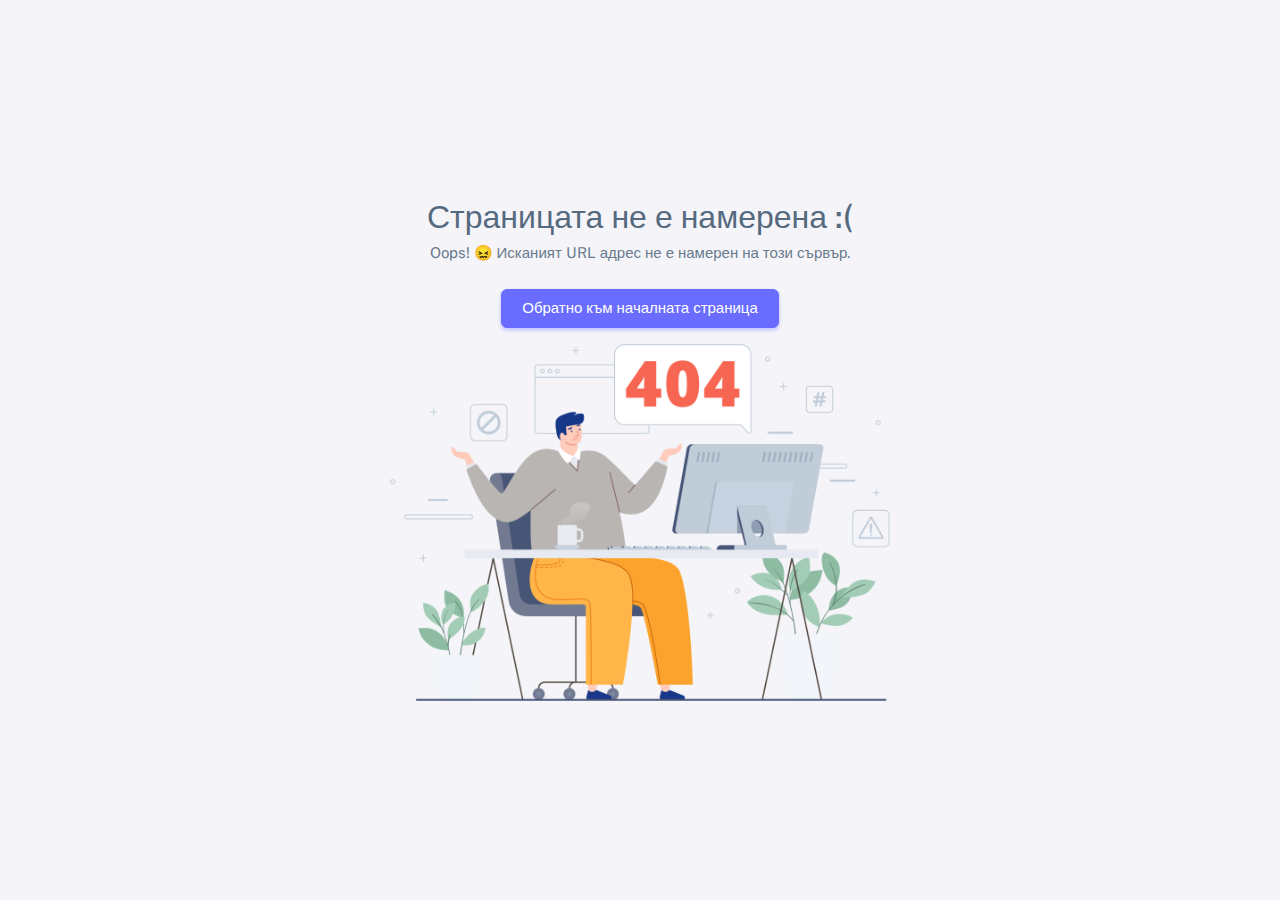
<file: bootstrap/bootstrap/html/pages-misc-error.html>
<!DOCTYPE html>

<!-- =========================================================
* Sneat - Bootstrap 5 HTML Admin Template - Pro | v1.0.0
==============================================================

* Product Page: https://themeselection.com/products/sneat-bootstrap-html-admin-template/
* Created by: ThemeSelection
* License: You must have a valid license purchased in order to legally use the theme for your project.
* Copyright ThemeSelection (https://themeselection.com)

=========================================================
 -->
<!-- beautify ignore:start -->
<html
  lang="en"
  class="light-style"
  dir="ltr"
  data-theme="theme-default"
  data-assets-path="../assets/"
  data-template="vertical-menu-template-free"
>
  <head>
    <meta charset="utf-8" />
    <meta
      name="viewport"
      content="width=device-width, initial-scale=1.0, user-scalable=no, minimum-scale=1.0, maximum-scale=1.0"
    />

    <title>Грешка - Страници</title>

    <meta name="description" content="" />

    <!-- Favicon -->
    <link rel="icon" type="image/x-icon" href="../assets/img/favicon/favicon.png" />

    <!-- Fonts -->
    <link rel="preconnect" href="https://fonts.googleapis.com" />
    <link rel="preconnect" href="https://fonts.gstatic.com" crossorigin />
    <link
      href="https://fonts.googleapis.com/css2?family=Public+Sans:ital,wght@0,300;0,400;0,500;0,600;0,700;1,300;1,400;1,500;1,600;1,700&display=swap"
      rel="stylesheet"
    />

    <!-- Icons. Uncomment required icon fonts -->
    <link rel="stylesheet" href="../assets/vendor/fonts/boxicons.css" />

    <!-- Core CSS -->
    <link rel="stylesheet" href="../assets/vendor/css/core.css" class="template-customizer-core-css" />
    <link rel="stylesheet" href="../assets/vendor/css/theme-default.css" class="template-customizer-theme-css" />
    <link rel="stylesheet" href="../assets/css/demo.css" />

    <!-- Vendors CSS -->
    <link rel="stylesheet" href="../assets/vendor/libs/perfect-scrollbar/perfect-scrollbar.css" />

    <!-- Page CSS -->
    <!-- Page -->
    <link rel="stylesheet" href="../assets/vendor/css/pages/page-misc.css" />
    <!-- Helpers -->
    <script src="../assets/vendor/js/helpers.js"></script>

    <!--! Template customizer & Theme config files MUST be included after core stylesheets and helpers.js in the <head> section -->
    <!--? Config:  Mandatory theme config file contain global vars & default theme options, Set your preferred theme option in this file.  -->
    <script src="../assets/js/config.js"></script>
  </head>

  <body>
    <!-- Content -->

    <!-- Error -->
    <div class="container-xxl container-p-y">
      <div class="misc-wrapper">
        <h2 class="mb-2 mx-2">Страницата не е намерена :(</h2>
        <p class="mb-4 mx-2">Oops! 😖 Исканият URL адрес не е намерен на този сървър.</p>
        <a href="admin.html" class="btn btn-primary">Обратно към началната страница</a>
        <div class="mt-3">
          <img
            src="../assets/img/illustrations/page-misc-error-light.png"
            alt="page-misc-error-light"
            width="500"
            class="img-fluid"
            data-app-dark-img="illustrations/page-misc-error-dark.png"
            data-app-light-img="illustrations/page-misc-error-light.png"
          />
        </div>
      </div>
    </div>
    <!-- /Error -->

    <!-- Core JS -->
    <!-- build:js assets/vendor/js/core.js -->
    <script src="../assets/vendor/libs/jquery/jquery.js"></script>
    <script src="../assets/vendor/libs/popper/popper.js"></script>
    <script src="../assets/vendor/js/bootstrap.js"></script>
    <script src="../assets/vendor/libs/perfect-scrollbar/perfect-scrollbar.js"></script>

    <script src="../assets/vendor/js/menu.js"></script>
    <!-- endbuild -->

    <!-- Vendors JS -->

    <!-- Main JS -->
    <script src="../assets/js/main.js"></script>

    <!-- Page JS -->

    <!-- Place this tag in your head or just before your close body tag. -->
    <script async defer src="https://buttons.github.io/buttons.js"></script>
  </body>
</html>
</file>
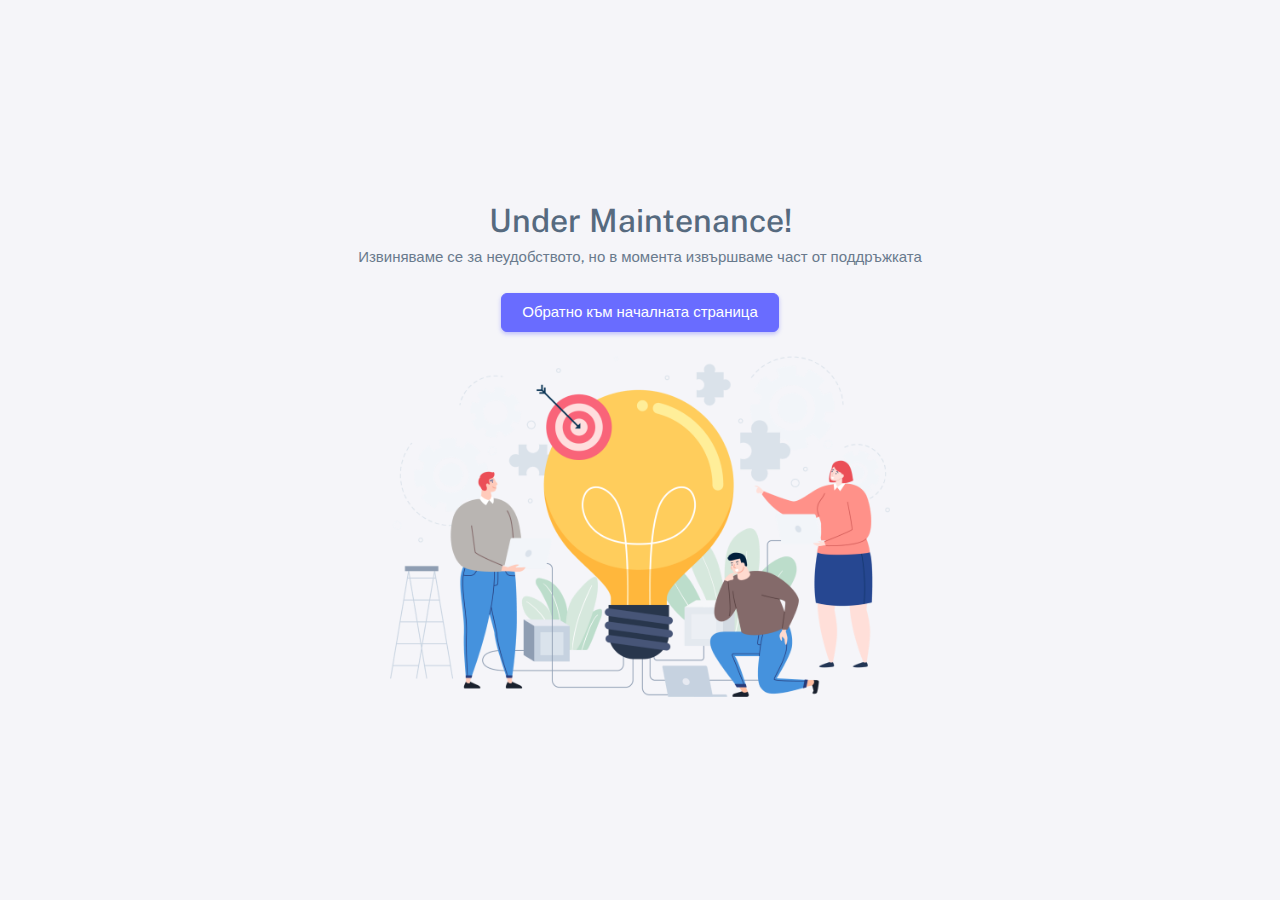
<file: bootstrap/bootstrap/html/pages-misc-under-maintenance.html>
<!DOCTYPE html>

<!-- =========================================================
* Sneat - Bootstrap 5 HTML Admin Template - Pro | v1.0.0
==============================================================

* Product Page: https://themeselection.com/products/sneat-bootstrap-html-admin-template/
* Created by: ThemeSelection
* License: You must have a valid license purchased in order to legally use the theme for your project.
* Copyright ThemeSelection (https://themeselection.com)

=========================================================
 -->
<!-- beautify ignore:start -->
<html
  lang="en"
  class="light-style"
  dir="ltr"
  data-theme="theme-default"
  data-assets-path="../assets/"
  data-template="vertical-menu-template-free"
>
  <head>
    <meta charset="utf-8" />
    <meta
      name="viewport"
      content="width=device-width, initial-scale=1.0, user-scalable=no, minimum-scale=1.0, maximum-scale=1.0"
    />

    <title>В процес на поддръжка - Страници </title>

    <meta name="description" content="" />

    <!-- Favicon -->
    <link rel="icon" type="image/x-icon" href="../assets/img/favicon/favicon.png" />

    <!-- Fonts -->
    <link rel="preconnect" href="https://fonts.googleapis.com" />
    <link rel="preconnect" href="https://fonts.gstatic.com" crossorigin />
    <link
      href="https://fonts.googleapis.com/css2?family=Public+Sans:ital,wght@0,300;0,400;0,500;0,600;0,700;1,300;1,400;1,500;1,600;1,700&display=swap"
      rel="stylesheet"
    />

    <!-- Icons. Uncomment required icon fonts -->
    <link rel="stylesheet" href="../assets/vendor/fonts/boxicons.css" />

    <!-- Core CSS -->
    <link rel="stylesheet" href="../assets/vendor/css/core.css" class="template-customizer-core-css" />
    <link rel="stylesheet" href="../assets/vendor/css/theme-default.css" class="template-customizer-theme-css" />
    <link rel="stylesheet" href="../assets/css/demo.css" />

    <!-- Vendors CSS -->
    <link rel="stylesheet" href="../assets/vendor/libs/perfect-scrollbar/perfect-scrollbar.css" />

    <!-- Page CSS -->
    <!-- Page -->
    <link rel="stylesheet" href="../assets/vendor/css/pages/page-misc.css" />
    <!-- Helpers -->
    <script src="../assets/vendor/js/helpers.js"></script>

    <!--! Template customizer & Theme config files MUST be included after core stylesheets and helpers.js in the <head> section -->
    <!--? Config:  Mandatory theme config file contain global vars & default theme options, Set your preferred theme option in this file.  -->
    <script src="../assets/js/config.js"></script>
  </head>

  <body>
    <!-- Content -->

    <!--Under Maintenance -->
    <div class="container-xxl container-p-y">
      <div class="misc-wrapper">
        <h2 class="mb-2 mx-2">Under Maintenance!</h2>
        <p class="mb-4 mx-2">Извиняваме се за неудобството, но в момента извършваме част от поддръжката</p>
        <a href="admin.html" class="btn btn-primary">Обратно към началната страница</a>
        <div class="mt-4">
          <img
            src="../assets/img/illustrations/girl-doing-yoga-light.png"
            alt="girl-doing-yoga-light"
            width="500"
            class="img-fluid"
            data-app-dark-img="illustrations/girl-doing-yoga-dark.png"
            data-app-light-img="illustrations/girl-doing-yoga-light.png"
          />
        </div>
      </div>
    </div>
    <!-- /Under Maintenance -->

    <!-- / Content -->

    <!-- Core JS -->
    <!-- build:js assets/vendor/js/core.js -->
    <script src="../assets/vendor/libs/jquery/jquery.js"></script>
    <script src="../assets/vendor/libs/popper/popper.js"></script>
    <script src="../assets/vendor/js/bootstrap.js"></script>
    <script src="../assets/vendor/libs/perfect-scrollbar/perfect-scrollbar.js"></script>

    <script src="../assets/vendor/js/menu.js"></script>
    <!-- endbuild -->

    <!-- Vendors JS -->

    <!-- Main JS -->
    <script src="../assets/js/main.js"></script>

    <!-- Page JS -->

    <!-- Place this tag in your head or just before your close body tag. -->
    <script async defer src="https://buttons.github.io/buttons.js"></script>
  </body>
</html>
</file>
